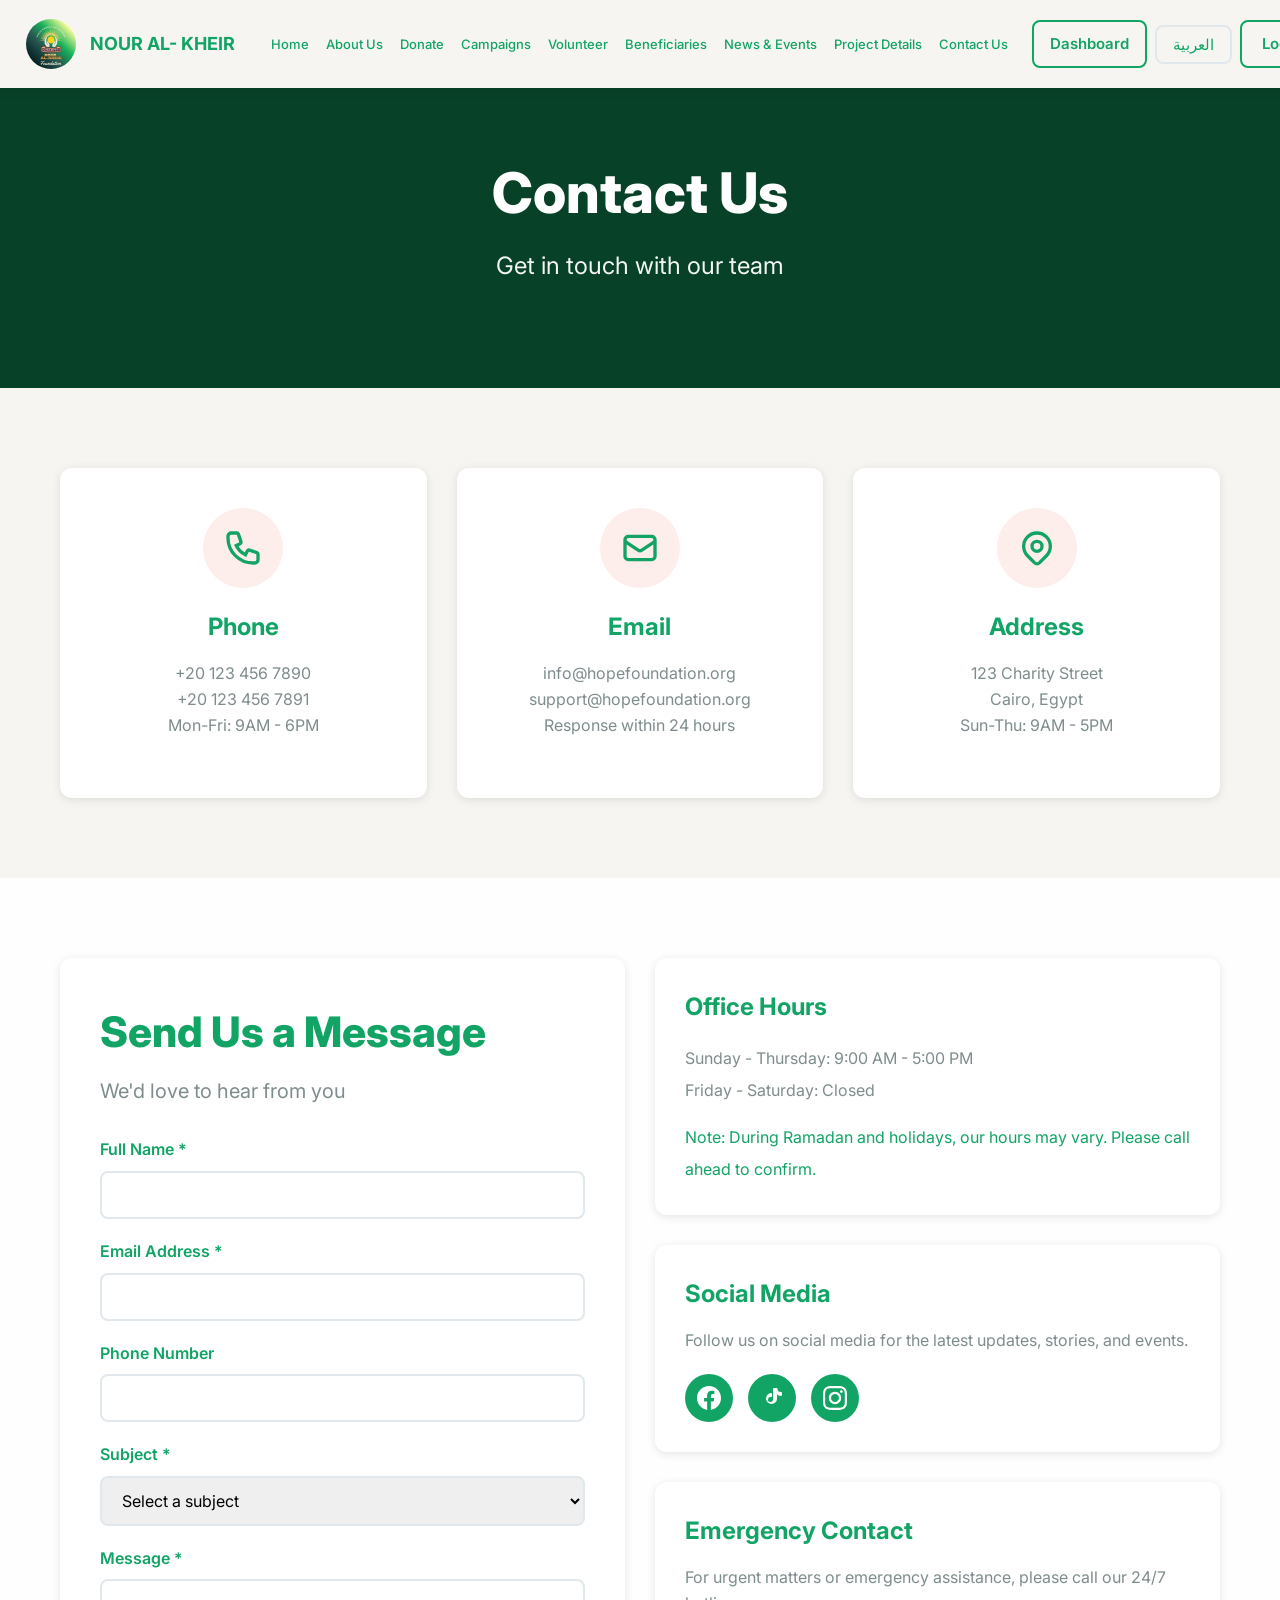
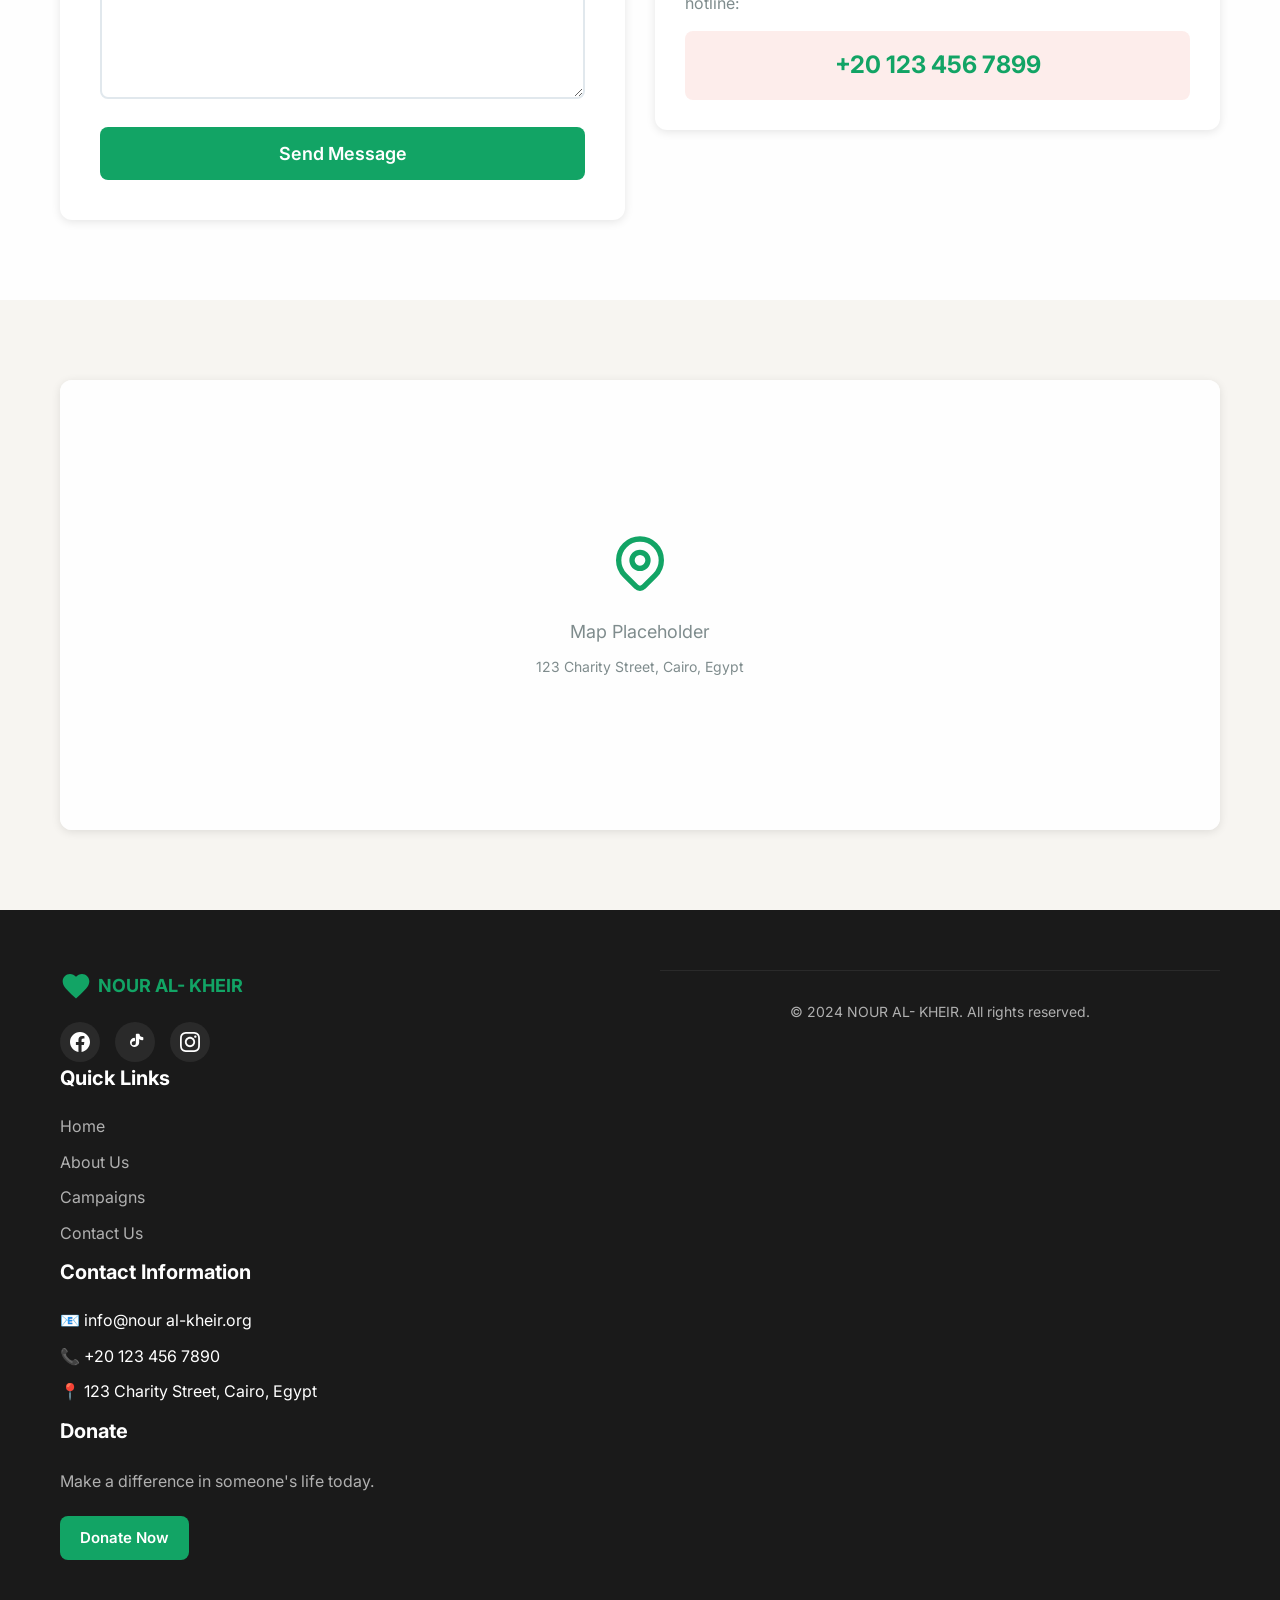
<file: contact.html>
<!DOCTYPE html>
<html lang="en">
    <head>
        <meta charset="UTF-8">
        <meta name="viewport" content="width=device-width, initial-scale=1.0">
        <title>Contact Us - NOUR AL- KHEIR</title>
        <link rel="stylesheet" href="styles.css">
    </head>
    <body>
        <!-- Header -->
        <header class="header">
            <div class="container">
                <a href="index.html" class="logo">
                    <img src="imege/icon.png" class="logo" alt="Logo"
                        style="width: 50px; height: 50px; margin-right: 8px; border-radius: 50%;">
                    <span class="logo-text" data-i18n="brand.name">NOUR AL-
                        KHEIR</span>
                </a>

                <nav class="nav">
                    <a href="index.html" data-i18n="nav.home">Home</a>
                    <a href="about.html" data-i18n="nav.about">About Us</a>
                    <a href="donate.html" data-i18n="nav.donate">Donate</a>
                    <a href="campaigns.html"
                        data-i18n="nav.campaigns">Campaigns</a>
                    <a href="volunteer.html"
                        data-i18n="nav.volunteer">Volunteer</a>
                    <a href="beneficiaries.html"
                        data-i18n="nav.beneficiaries">Beneficiaries</a>
                    <a href="news.html" data-i18n="nav.news">News & Events</a>
                    <a href="contact.html" data-i18n="nav.contact">Contact
                        Us</a>
                </nav>

                <div class="header-actions">
                    <button class="lang-toggle"
                        onclick="toggleLanguage()">العربية</button>
                    <a href="login1.html" class="btn-outline"
                        style="padding: 10px 20px;"
                        data-i18n="header.login">Login</a>
                    <a href="login1.html" class="btn-primary"
                        data-i18n="hero.donate">Donate Now</a>
                    <button class="mobile-menu-btn"
                        onclick="toggleMobileMenu()">☰</button>
                </div>
            </div>
        </header>

        <!-- Page Header -->
        <section class="hero"
            style="background: var(--primary-color); height: 300px;">
            <div class="hero-content">
                <h1 data-i18n="contact.hero.title">Contact Us</h1>
                <p data-i18n="contact.hero.subtitle">Get in touch with our
                    team</p>
            </div>
        </section>

        <!-- Contact Information -->
        <section class="section">
            <div class="container">
                <div class="grid grid-3">
                    <div class="card"
                        style="text-align: center; padding: 40px;">
                        <div
                            style="width: 80px; height: 80px; background: rgba(231, 76, 60, 0.1); border-radius: 50%; display: flex; align-items: center; justify-content: center; margin: 0 auto 20px;">
                            <svg fill="none" stroke="currentColor"
                                stroke-width="2" viewBox="0 0 24 24"
                                style="width: 40px; height: 40px; color: var(--primary-color);">
                                <path
                                    d="M3 5a2 2 0 0 1 2-2h3.28a1 1 0 0 1 .948.684l1.498 4.493a1 1 0 0 1-.502 1.21l-2.257 1.13a11.042 11.042 0 0 0 5.516 5.516l1.13-2.257a1 1 0 0 1 1.21-.502l4.493 1.498a1 1 0 0 1 .684.949V19a2 2 0 0 1-2 2h-1C9.716 21 3 14.284 3 6V5z" />
                            </svg>
                        </div>
                        <h3 class="card-title"
                            data-i18n="contact.phone">Phone</h3>
                        <p class="card-text">
                            +20 123 456 7890<br>
                            +20 123 456 7891<br>
                            <span data-i18n="contact.phoneHours">Mon-Fri: 9AM -
                                6PM</span>
                        </p>
                    </div>

                    <div class="card"
                        style="text-align: center; padding: 40px;">
                        <div
                            style="width: 80px; height: 80px; background: rgba(231, 76, 60, 0.1); border-radius: 50%; display: flex; align-items: center; justify-content: center; margin: 0 auto 20px;">
                            <svg fill="none" stroke="currentColor"
                                stroke-width="2" viewBox="0 0 24 24"
                                style="width: 40px; height: 40px; color: var(--primary-color);">
                                <path
                                    d="M3 8l7.89 5.26a2 2 0 002.22 0L21 8M5 19h14a2 2 0 002-2V7a2 2 0 00-2-2H5a2 2 0 00-2 2v10a2 2 0 002 2z" />
                            </svg>
                        </div>
                        <h3 class="card-title"
                            data-i18n="contact.email">Email</h3>
                        <p class="card-text">
                            info@hopefoundation.org<br>
                            support@hopefoundation.org<br>
                            <span data-i18n="contact.responseTime">Response
                                within 24 hours</span>
                        </p>
                    </div>

                    <div class="card"
                        style="text-align: center; padding: 40px;">
                        <div
                            style="width: 80px; height: 80px; background: rgba(231, 76, 60, 0.1); border-radius: 50%; display: flex; align-items: center; justify-content: center; margin: 0 auto 20px;">
                            <svg fill="none" stroke="currentColor"
                                stroke-width="2" viewBox="0 0 24 24"
                                style="width: 40px; height: 40px; color: var(--primary-color);">
                                <path
                                    d="M17.657 16.657L13.414 20.9a1.998 1.998 0 01-2.827 0l-4.244-4.243a8 8 0 1111.314 0z" />
                                <path d="M15 11a3 3 0 11-6 0 3 3 0 016 0z" />
                            </svg>
                        </div>
                        <h3 class="card-title"
                            data-i18n="contact.address">Address</h3>
                        <p class="card-text">
                            123 Charity Street<br>
                            Cairo, Egypt<br>
                            <span data-i18n="contact.addressHours">Sun-Thu: 9AM
                                - 5PM</span>
                        </p>
                    </div>
                </div>
            </div>
        </section>

        <!-- Contact Form -->
        <section class="section bg-light">
            <div class="container">
                <div class="grid grid-2" style="align-items: start;">
                    <!-- Form -->
                    <div class="card">
                        <div class="card-content" style="padding: 40px;">
                            <h2 class="section-title"
                                style="margin-bottom: 10px; text-align: left;"
                                data-i18n="contact.form.title">Send
                                Us a Message</h2>
                            <p class="section-subtitle"
                                style="margin-bottom: 30px; text-align: left;"
                                data-i18n="contact.form.subtitle">We'd
                                love to hear from you</p>

                            <form data-form="contact">
                                <div class="form-group">
                                    <label class="form-label"
                                        data-i18n="contact.fullName">Full Name
                                        *</label>
                                    <input type="text" class="form-input"
                                        required>
                                </div>

                                <div class="form-group">
                                    <label class="form-label"
                                        data-i18n="contact.emailLabel">Email
                                        Address
                                        *</label>
                                    <input type="email" class="form-input"
                                        required>
                                </div>

                                <div class="form-group">
                                    <label class="form-label"
                                        data-i18n="contact.phoneLabel">Phone
                                        Number</label>
                                    <input type="tel" class="form-input">
                                </div>

                                <div class="form-group">
                                    <label class="form-label"
                                        data-i18n="contact.subject">Subject
                                        *</label>
                                    <select class="form-select" required>
                                        <option value
                                            data-i18n="contact.subjectPlaceholder">Select
                                            a subject</option>
                                        <option value="general"
                                            data-i18n="contact.optionGeneral">General
                                            Inquiry</option>
                                        <option value="donation"
                                            data-i18n="contact.optionDonation">Donation
                                            Question</option>
                                        <option value="volunteer"
                                            data-i18n="contact.optionVolunteer">Volunteer
                                            Inquiry</option>
                                        <option value="partnership"
                                            data-i18n="contact.optionPartnership">Partnership
                                            Opportunity</option>
                                        <option value="media"
                                            data-i18n="contact.optionMedia">Media
                                            Inquiry</option>
                                        <option value="other"
                                            data-i18n="contact.optionOther">Other</option>
                                    </select>
                                </div>

                                <div class="form-group">
                                    <label class="form-label"
                                        data-i18n="contact.message">Message
                                        *</label>
                                    <textarea class="form-textarea"
                                        required></textarea>
                                </div>

                                <button type="submit" class="btn-primary"
                                    style="width: 100%; padding: 16px; font-size: 18px;"
                                    data-i18n="contact.sendBtn">
                                    Send Message
                                </button>
                            </form>
                        </div>
                    </div>

                    <!-- Additional Info -->
                    <div>
                        <div class="card" style="margin-bottom: 30px;">
                            <div class="card-content" style="padding: 30px;">
                                <h3 class="card-title"
                                    data-i18n="contact.officeHours">Office
                                    Hours</h3>
                                <div
                                    style="color: var(--text-light); line-height: 2;">
                                    <p
                                        data-i18n="contact.officeSunThu"><strong>Sunday
                                            - Thursday:</strong> 9:00
                                        AM - 5:00 PM</p>
                                    <p
                                        data-i18n="contact.officeFriSat"><strong>Friday
                                            - Saturday:</strong>
                                        Closed</p>
                                    <p
                                        style="margin-top: 15px; color: var(--text-dark);"
                                        data-i18n="contact.officeNote">
                                        <strong>Note:</strong> During Ramadan
                                        and holidays, our hours may vary. Please
                                        call ahead to confirm.
                                    </p>
                                </div>
                            </div>
                        </div>

                        <div class="card" style="margin-bottom: 30px;">
                            <div class="card-content" style="padding: 30px;">
                                <h3 class="card-title"
                                    data-i18n="contact.socialTitle">Social
                                    Media</h3>
                                <p class="card-text"
                                    style="margin-bottom: 20px;"
                                    data-i18n="contact.socialText">
                                    Follow us on social media for the latest
                                    updates, stories, and events.
                                </p>
                                <div style="display: flex; gap: 15px;">
                                    <a href="https://www.facebook.com/profile.php?id=61588679006820"
                                        target="_blank" rel="noopener noreferrer" aria-label="Facebook"
                                        style="width: 48px; height: 48px; background: var(--primary-color); border-radius: 50%; display: flex; align-items: center; justify-content: center; color: white;">
                                        <svg viewBox="0 0 24 24"
                                            fill="currentColor"
                                            style="width: 24px; height: 24px;">
                                            <path
                                                d="M24 12.073c0-6.627-5.373-12-12-12s-12 5.373-12 12c0 5.99 4.388 10.954 10.125 11.854v-8.385H7.078v-3.47h3.047V9.43c0-3.007 1.792-4.669 4.533-4.669 1.312 0 2.686.235 2.686.235v2.953H15.83c-1.491 0-1.956.925-1.956 1.874v2.25h3.328l-.532 3.47h-2.796v8.385C19.612 23.027 24 18.062 24 12.073z" />
                                        </svg>
                                    </a>
                                    <a href="https://www.tiktok.com/@nourelkheir4?_r=1&_t=ZS-95o4a1S6WLC"
                                        target="_blank" rel="noopener noreferrer" aria-label="TikTok"
                                        style="width: 48px; height: 48px; background: var(--primary-color); border-radius: 50%; display: flex; align-items: center; justify-content: center; color: white;">
                                        <svg viewBox="0 0 24 24"
                                            fill="currentColor"
                                            style="width: 24px; height: 24px;">
                                            <path
                                                d="M14 2a1 1 0 0 0-1 1v10.5a2.5 2.5 0 1 1-2-2.45 1 1 0 0 0 1-1V8a1 1 0 0 0-1-1 5.5 5.5 0 1 0 6 5.48V8.48A6.5 6.5 0 0 0 21 10a1 1 0 0 0 1-1V7a1 1 0 0 0-1-1 3.5 3.5 0 0 1-3.5-3.5V3a1 1 0 0 0-1-1H14z" />
                                        </svg>
                                    </a>
                                    <a href="https://www.instagram.com/nour.elkhier?utm_source=qr&igsh=bjcwNHdtcnFpczBk"
                                        target="_blank" rel="noopener noreferrer" aria-label="Instagram"
                                        style="width: 48px; height: 48px; background: var(--primary-color); border-radius: 50%; display: flex; align-items: center; justify-content: center; color: white;">
                                        <svg viewBox="0 0 24 24"
                                            fill="currentColor"
                                            style="width: 24px; height: 24px;">
                                            <path
                                                d="M12 0C8.74 0 8.333.015 7.053.072 5.775.132 4.905.333 4.14.63c-.789.306-1.459.717-2.126 1.384S.935 3.35.63 4.14C.333 4.905.131 5.775.072 7.053.012 8.333 0 8.74 0 12s.015 3.667.072 4.947c.06 1.277.261 2.148.558 2.913.306.788.717 1.459 1.384 2.126.667.666 1.336 1.079 2.126 1.384.766.296 1.636.499 2.913.558C8.333 23.988 8.74 24 12 24s3.667-.015 4.947-.072c1.277-.06 2.148-.262 2.913-.558.788-.306 1.459-.718 2.126-1.384.666-.667 1.079-1.335 1.384-2.126.296-.765.499-1.636.558-2.913.06-1.28.072-1.687.072-4.947s-.015-3.667-.072-4.947c-.06-1.277-.262-2.149-.558-2.913-.306-.789-.718-1.459-1.384-2.126C21.319 1.347 20.651.935 19.86.63c-.765-.297-1.636-.499-2.913-.558C15.667.012 15.26 0 12 0zm0 2.16c3.203 0 3.585.016 4.85.071 1.17.055 1.805.249 2.227.415.562.217.96.477 1.382.896.419.42.679.819.896 1.381.164.422.36 1.057.413 2.227.057 1.266.07 1.646.07 4.85s-.015 3.585-.074 4.85c-.061 1.17-.256 1.805-.421 2.227-.224.562-.479.96-.899 1.382-.419.419-.824.679-1.38.896-.42.164-1.065.36-2.235.413-1.274.057-1.649.07-4.859.07-3.211 0-3.586-.015-4.859-.074-1.171-.061-1.816-.256-2.236-.421-.569-.224-.96-.479-1.379-.899-.421-.419-.69-.824-.9-1.38-.165-.42-.359-1.065-.42-2.235-.045-1.26-.061-1.649-.061-4.844 0-3.196.016-3.586.061-4.861.061-1.17.255-1.814.42-2.234.21-.57.479-.96.9-1.381.419-.419.81-.689 1.379-.898.42-.166 1.051-.361 2.221-.421 1.275-.045 1.65-.06 4.859-.06l.045.03zm0 3.678c-3.405 0-6.162 2.76-6.162 6.162 0 3.405 2.76 6.162 6.162 6.162 3.405 0 6.162-2.76 6.162-6.162 0-3.405-2.76-6.162-6.162-6.162zM12 16c-2.21 0-4-1.79-4-4s1.79-4 4-4 4 1.79 4 4-1.79 4-4 4zm7.846-10.405c0 .795-.646 1.44-1.44 1.44-.795 0-1.44-.646-1.44-1.44 0-.794.646-1.439 1.44-1.439.793-.001 1.44.645 1.44 1.439z" />
                                        </svg>
                                    </a>
                                </div>
                            </div>
                        </div>

                        <div class="card">
                            <div class="card-content" style="padding: 30px;">
                                <h3 class="card-title"
                                    data-i18n="contact.emergency.title">Emergency
                                    Contact</h3>
                                <p class="card-text"
                                    style="margin-bottom: 15px;"
                                    data-i18n="contact.emergency.text">
                                    For urgent matters or emergency assistance,
                                    please call our 24/7 hotline:
                                </p>
                                <a href="tel:+201234567899"
                                    style="display: block; font-size: 24px; font-weight: 700; color: var(--primary-color); text-align: center; padding: 15px; background: rgba(231, 76, 60, 0.1); border-radius: 8px;">
                                    +20 123 456 7899
                                </a>
                            </div>
                        </div>
                    </div>
                </div>
            </div>
        </section>

        <!-- Map Section -->
        <section class="section">
            <div class="container">
                <div class="card" style="overflow: hidden;">
                    <div
                        style="width: 100%; height: 450px; background: var(--bg-light); display: flex; align-items: center; justify-content: center; color: var(--text-light);">
                        <div style="text-align: center;">
                            <svg fill="none" stroke="currentColor"
                                stroke-width="2" viewBox="0 0 24 24"
                                style="width: 64px; height: 64px; margin: 0 auto 15px; color: var(--primary-color);">
                                <path
                                    d="M17.657 16.657L13.414 20.9a1.998 1.998 0 01-2.827 0l-4.244-4.243a8 8 0 1111.314 0z" />
                                <path d="M15 11a3 3 0 11-6 0 3 3 0 016 0z" />
                            </svg>
                            <p style="font-size: 18px;"
                                data-i18n="contact.mapPlaceholder">Map
                                Placeholder</p>
                            <p style="font-size: 14px; margin-top: 10px;"
                                data-i18n="contact.mapAddress">123
                                Charity Street, Cairo, Egypt</p>
                        </div>
                    </div>
                </div>
            </div>
        </section>

        <!-- Footer -->
        <footer class="footer">
            <div class="container">
                <div class="footer-grid">
                    <div>
                        <div class="logo" style="margin-bottom: 20px;">
                            <svg viewBox="0 0 24 24" fill="currentColor"
                                style="width: 32px; height: 32px;">
                                <path
                                    d="M12 21.35l-1.45-1.32C5.4 15.36 2 12.28 2 8.5 2 5.42 4.42 3 7.5 3c1.74 0 3.41.81 4.5 2.09C13.09 3.81 14.76 3 16.5 3 19.58 3 22 5.42 22 8.5c0 3.78-3.4 6.86-8.55 11.54L12 21.35z" />
                            </svg>
                            <span class="logo-text" data-i18n="brand.name">NOUR
                                AL- KHEIR</span>
                        </div>
                        
                        <div class="social-links">
                            <a href="https://www.facebook.com/profile.php?id=61588679006820" class="social-link" target="_blank" rel="noopener noreferrer" aria-label="Facebook">
                                <svg viewBox="0 0 24 24"><path
                                        d="M24 12.073c0-6.627-5.373-12-12-12s-12 5.373-12 12c0 5.99 4.388 10.954 10.125 11.854v-8.385H7.078v-3.47h3.047V9.43c0-3.007 1.792-4.669 4.533-4.669 1.312 0 2.686.235 2.686.235v2.953H15.83c-1.491 0-1.956.925-1.956 1.874v2.25h3.328l-.532 3.47h-2.796v8.385C19.612 23.027 24 18.062 24 12.073z" /></svg>
                            </a>
                            <a href="https://www.tiktok.com/@nourelkheir4?_r=1&_t=ZS-95o4a1S6WLC" class="social-link" target="_blank" rel="noopener noreferrer" aria-label="TikTok">
                                <svg viewBox="0 0 24 24"><path
                                        d="M14 2a1 1 0 0 0-1 1v10.5a2.5 2.5 0 1 1-2-2.45 1 1 0 0 0 1-1V8a1 1 0 0 0-1-1 5.5 5.5 0 1 0 6 5.48V8.48A6.5 6.5 0 0 0 21 10a1 1 0 0 0 1-1V7a1 1 0 0 0-1-1 3.5 3.5 0 0 1-3.5-3.5V3a1 1 0 0 0-1-1H14z" /></svg>
                            </a>
                            <a href="https://www.instagram.com/nour.elkhier?utm_source=qr&igsh=bjcwNHdtcnFpczBk" class="social-link" target="_blank" rel="noopener noreferrer" aria-label="Instagram">
                                <svg viewBox="0 0 24 24"><path
                                        d="M12 0C8.74 0 8.333.015 7.053.072 5.775.132 4.905.333 4.14.63c-.789.306-1.459.717-2.126 1.384S.935 3.35.63 4.14C.333 4.905.131 5.775.072 7.053.012 8.333 0 8.74 0 12s.015 3.667.072 4.947c.06 1.277.261 2.148.558 2.913.306.788.717 1.459 1.384 2.126.667.666 1.336 1.079 2.126 1.384.766.296 1.636.499 2.913.558C8.333 23.988 8.74 24 12 24s3.667-.015 4.947-.072c1.277-.06 2.148-.262 2.913-.558.788-.306 1.459-.718 2.126-1.384.666-.667 1.079-1.335 1.384-2.126.296-.765.499-1.636.558-2.913.06-1.28.072-1.687.072-4.947s-.015-3.667-.072-4.947c-.06-1.277-.262-2.149-.558-2.913-.306-.789-.718-1.459-1.384-2.126C21.319 1.347 20.651.935 19.86.63c-.765-.297-1.636-.499-2.913-.558C15.667.012 15.26 0 12 0zm0 2.16c3.203 0 3.585.016 4.85.071 1.17.055 1.805.249 2.227.415.562.217.96.477 1.382.896.419.42.679.819.896 1.381.164.422.36 1.057.413 2.227.057 1.266.07 1.646.07 4.85s-.015 3.585-.074 4.85c-.061 1.17-.256 1.805-.421 2.227-.224.562-.479.96-.899 1.382-.419.419-.824.679-1.38.896-.42.164-1.065.36-2.235.413-1.274.057-1.649.07-4.859.07-3.211 0-3.586-.015-4.859-.074-1.171-.061-1.816-.256-2.236-.421-.569-.224-.96-.479-1.379-.899-.421-.419-.69-.824-.9-1.38-.165-.42-.359-1.065-.42-2.235-.045-1.26-.061-1.649-.061-4.844 0-3.196.016-3.586.061-4.861.061-1.17.255-1.814.42-2.234.21-.57.479-.96.9-1.381.419-.419.81-.689 1.379-.898.42-.166 1.051-.361 2.221-.421 1.275-.045 1.65-.06 4.859-.06l.045.03zm0 3.678c-3.405 0-6.162 2.76-6.162 6.162 0 3.405 2.76 6.162 6.162 6.162 3.405 0 6.162-2.76 6.162-6.162 0-3.405-2.76-6.162-6.162-6.162zM12 16c-2.21 0-4-1.79-4-4s1.79-4 4-4 4 1.79 4 4-1.79 4-4 4zm7.846-10.405c0 .795-.646 1.44-1.44 1.44-.795 0-1.44-.646-1.44-1.44 0-.794.646-1.439 1.44-1.439.793-.001 1.44.645 1.44 1.439z" /></svg>
                            </a>
                        </div>

                    <div>
                        <h3 class="footer-title"
                            data-i18n="footer.quickLinks">Quick Links</h3>
                        <ul class="footer-links">
                            <li><a href="index.html"
                                    data-i18n="nav.home">Home</a></li>
                            <li><a href="about.html" data-i18n="nav.about">About
                                    Us</a></li>
                            <li><a href="campaigns.html"
                                    data-i18n="nav.campaigns">Campaigns</a></li>
                            <li><a href="contact.html"
                                    data-i18n="nav.contact">Contact</a></li>
                        </ul>
                    </div>

                    <div>
                        <h3 class="footer-title"
                            data-i18n="footer.contactInfo">Contact
                            Information</h3>
                        <ul class="footer-links">
                            <li>📧 info@nour al-kheir.org</li>
                            <li>📞 +20 123 456 7890</li>
                            <li>📍 123 Charity Street, Cairo, Egypt</li>
                        </ul>
                    </div>

                    <div>
                        <h3 class="footer-title"
                            data-i18n="footer.donate">Donate</h3>
                        <p class="footer-text" style="margin-bottom: 20px;"
                            data-i18n="footer.donateText">Make
                            a difference in someone's life today.</p>
                        <a href="login1.html" class="btn-primary"
                            style="display: inline-block;"
                            data-i18n="hero.donate">Donate Now</a>
                    </div>
                </div>

                <div class="footer-bottom">
                    <p data-i18n="footer.copyright">© 2024 NOUR AL- KHEIR. All
                        rights reserved.</p>
                </div>
            </div>
        </footer>

        <script src="script.js"></script>

        <script>
(function(){
  if(localStorage.getItem("token")){
    document.querySelectorAll('a[href="login1.html"]').forEach(a=>{
      a.href="admain/WEB.html"; a.textContent="⚙️ Dashboard";
    });
  }
})();
</script>
    </body>
</html>
</file>
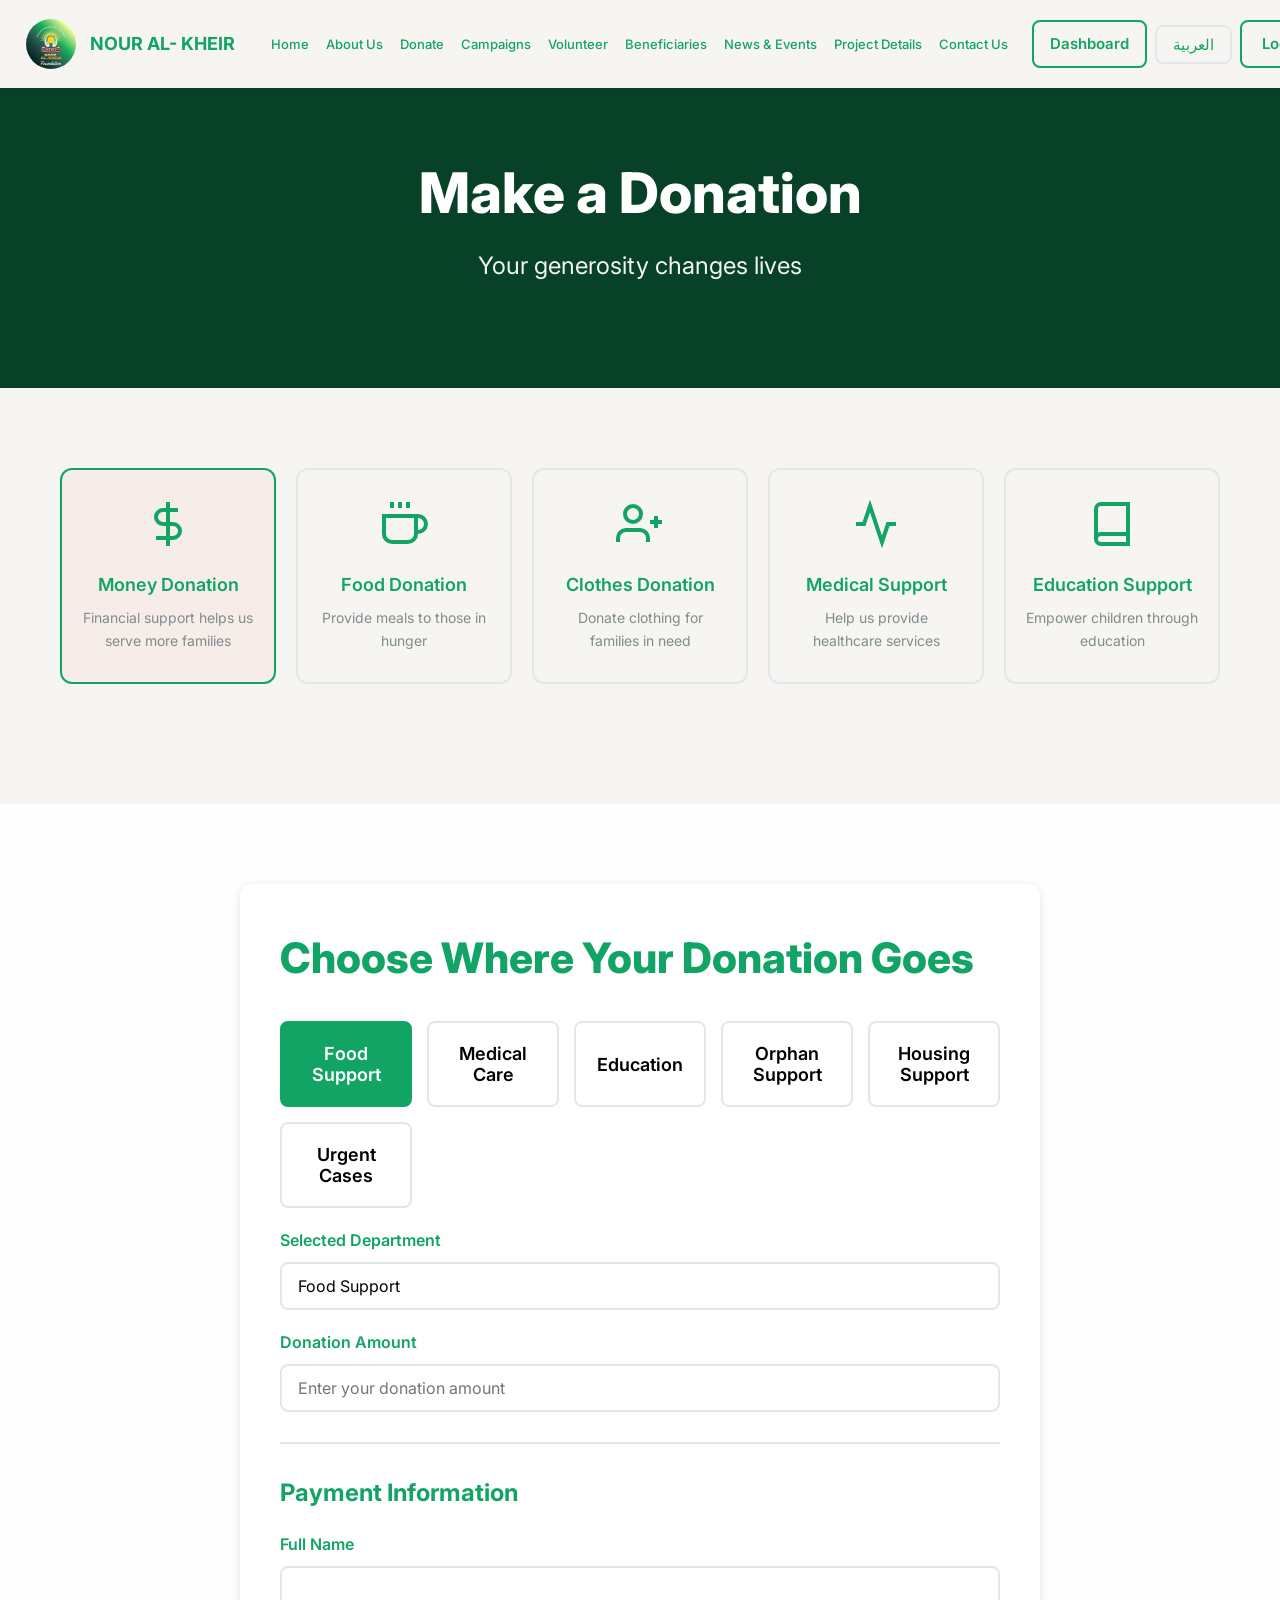
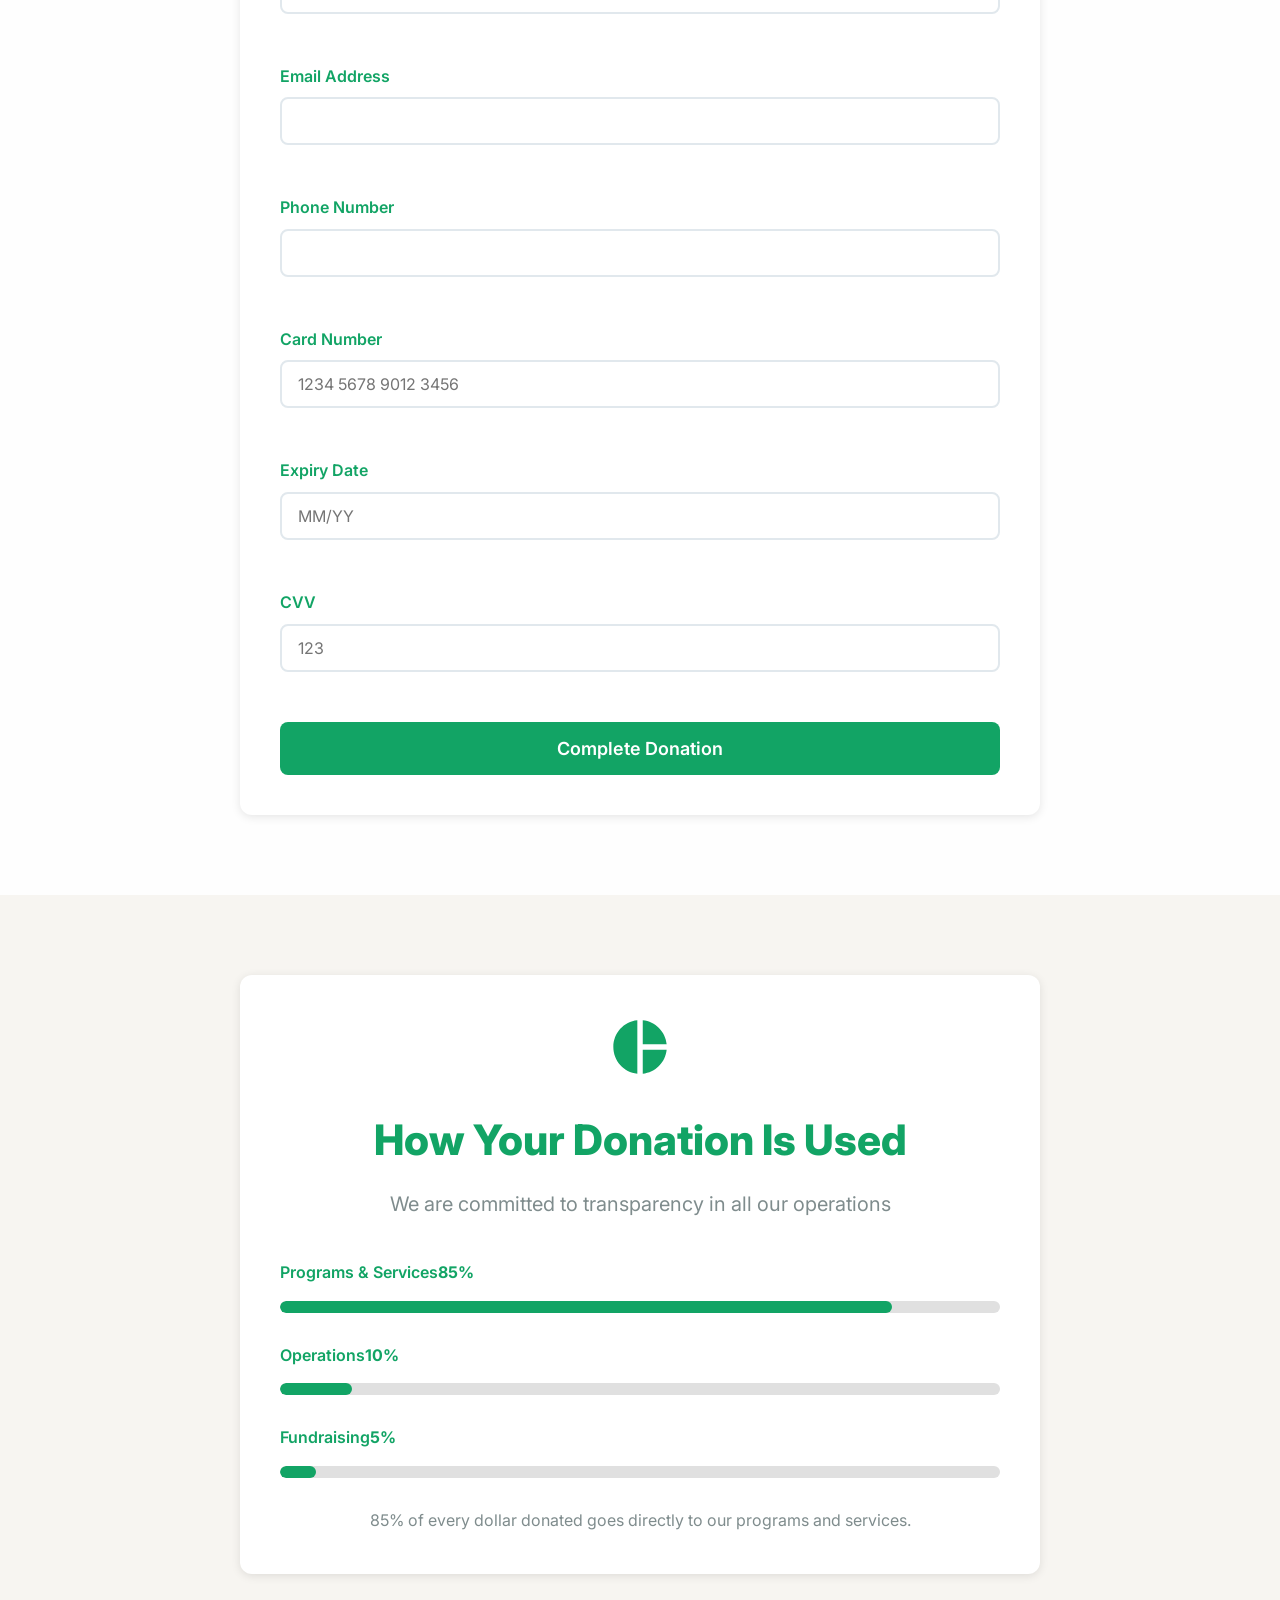
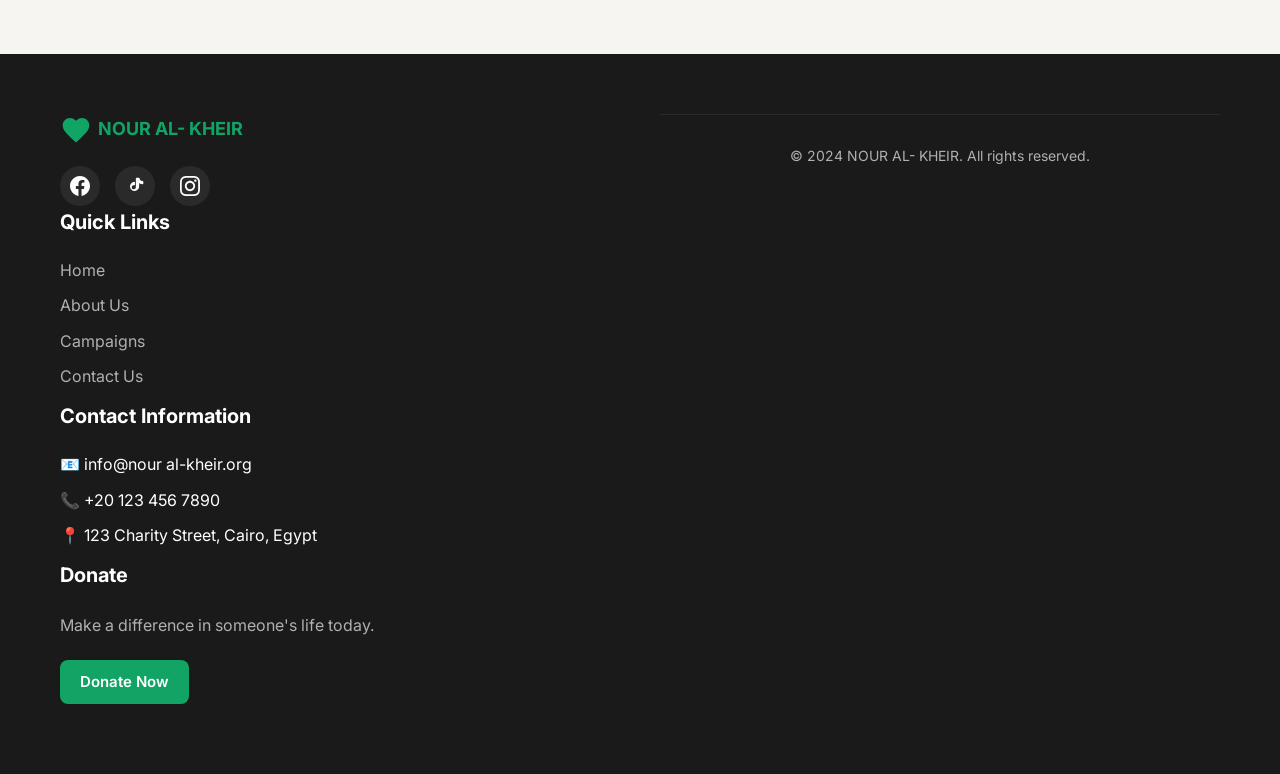
<file: donate.html>
<!DOCTYPE html>
<html lang="en">
    <head>
        <meta charset="UTF-8">
        <meta name="viewport" content="width=device-width, initial-scale=1.0">
        <title>Donate - NOUR AL- KHEIR</title>
        <link rel="stylesheet" href="styles.css">
    </head>
    <body>
        <!-- Header -->
        <header class="header">
            <div class="container">
                <a href="index.html" class="logo">
                    <img src="imege/icon.png" class="logo" alt="Logo"
                        style="width: 50px; height: 50px; margin-right: 8px; border-radius: 50%;">
                    <span class="logo-text" data-i18n="brand.name">NOUR AL-
                        KHEIR</span>
                </a>

                <nav class="nav">
                    <a href="index.html" data-i18n="nav.home">Home</a>
                    <a href="about.html" data-i18n="nav.about">About Us</a>
                    <a href="donate.html" data-i18n="nav.donate">Donate</a>
                    <a href="campaigns.html"
                        data-i18n="nav.campaigns">Campaigns</a>
                    <a href="volunteer.html"
                        data-i18n="nav.volunteer">Volunteer</a>
                    <a href="beneficiaries.html"
                        data-i18n="nav.beneficiaries">Beneficiaries</a>
                    <a href="news.html" data-i18n="nav.news">News & Events</a>
                    <a href="contact.html" data-i18n="nav.contact">Contact
                        Us</a>
                </nav>

                <div class="header-actions">
                    <button class="lang-toggle"
                        onclick="toggleLanguage()">العربية</button>
                    <a href="login1.html" class="btn-outline"
                        style="padding: 10px 20px;"
                        data-i18n="header.login">Login</a>
                    <a href="login1.html" class="btn-primary"
                        data-i18n="hero.donate">Donate Now</a>
                    <button class="mobile-menu-btn"
                        onclick="toggleMobileMenu()">☰</button>
                </div>
            </div>
        </header>

        <!-- Page Header -->
        <section class="hero"
            style="background: var(--primary-color); height: 300px;">
            <div class="hero-content">
                <h1 data-i18n="donate.hero.title">Make a Donation</h1>
                <p data-i18n="donate.hero.subtitle">Your generosity changes
                    lives</p>
            </div>
        </section>

        <!-- Donation Types -->
        <section class="section">
            <div class="container">
                <div class="donation-types">
                    <div class="donation-type active"
                        onclick="selectDonationType(this)">
                        <svg viewBox="0 0 24 24" fill="none"
                            stroke="currentColor" stroke-width="2">
                            <line x1="12" y1="1" x2="12" y2="23"></line>
                            <path
                                d="M17 5H9.5a3.5 3.5 0 0 0 0 7h5a3.5 3.5 0 0 1 0 7H6"></path>
                        </svg>
                        <h3 data-i18n="donate.type1.title">Money Donation</h3>
                        <p data-i18n="donate.type1.text">Financial support helps
                            us serve more families</p>
                    </div>

                    <div class="donation-type"
                        onclick="selectDonationType(this)">
                        <svg viewBox="0 0 24 24" fill="none"
                            stroke="currentColor" stroke-width="2">
                            <path d="M18 8h1a4 4 0 0 1 0 8h-1"></path>
                            <path
                                d="M2 8h16v9a4 4 0 0 1-4 4H6a4 4 0 0 1-4-4V8z"></path>
                            <line x1="6" y1="1" x2="6" y2="4"></line>
                            <line x1="10" y1="1" x2="10" y2="4"></line>
                            <line x1="14" y1="1" x2="14" y2="4"></line>
                        </svg>
                        <h3 data-i18n="donate.type2.title">Food Donation</h3>
                        <p data-i18n="donate.type2.text">Provide meals to those
                            in hunger</p>
                    </div>

                    <div class="donation-type"
                        onclick="selectDonationType(this)">
                        <svg viewBox="0 0 24 24" fill="none"
                            stroke="currentColor" stroke-width="2">
                            <path
                                d="M16 21v-2a4 4 0 0 0-4-4H5a4 4 0 0 0-4 4v2"></path>
                            <circle cx="8.5" cy="7" r="4"></circle>
                            <line x1="20" y1="8" x2="20" y2="14"></line>
                            <line x1="23" y1="11" x2="17" y2="11"></line>
                        </svg>
                        <h3 data-i18n="donate.type3.title">Clothes Donation</h3>
                        <p data-i18n="donate.type3.text">Donate clothing for
                            families in need</p>
                    </div>

                    <div class="donation-type"
                        onclick="selectDonationType(this)">
                        <svg viewBox="0 0 24 24" fill="none"
                            stroke="currentColor" stroke-width="2">
                            <path d="M22 12h-4l-3 9L9 3l-3 9H2"></path>
                        </svg>
                        <h3 data-i18n="donate.type4.title">Medical Support</h3>
                        <p data-i18n="donate.type4.text">Help us provide
                            healthcare services</p>
                    </div>

                    <div class="donation-type"
                        onclick="selectDonationType(this)">
                        <svg viewBox="0 0 24 24" fill="none"
                            stroke="currentColor" stroke-width="2">
                            <path d="M4 19.5A2.5 2.5 0 0 1 6.5 17H20"></path>
                            <path
                                d="M6.5 2H20v20H6.5A2.5 2.5 0 0 1 4 19.5v-15A2.5 2.5 0 0 1 6.5 2z"></path>
                        </svg>
                        <h3 data-i18n="donate.type5.title">Education
                            Support</h3>
                        <p data-i18n="donate.type5.text">Empower children
                            through education</p>
                    </div>
                </div>
            </div>
        </section>

        <!-- Donation Form -->
        <section class="section bg-light">
            <div class="container">
                <div class="card" style="max-width: 800px; margin: 0 auto;">
                    <div class="card-content" style="padding: 40px;">
                        <h2 class="section-title"
                            style="margin-bottom: 30px; text-align: left;"
                            data-i18n="donate.department.title">Choose
                            Where Your Donation Goes</h2>

                        <form data-form="donation">
                            <!-- Department Selection -->
                            <div class="amount-grid">
                                <button type="button" class="amount-btn active"
                                    onclick="selectDonationDepartment(this)"
                                    data-department="food-support"
                                    data-i18n="donate.department.food">Food
                                    Support</button>
                                <button type="button" class="amount-btn"
                                    onclick="selectDonationDepartment(this)"
                                    data-department="medical-care"
                                    data-i18n="donate.department.medical">Medical
                                    Care</button>
                                <button type="button" class="amount-btn"
                                    onclick="selectDonationDepartment(this)"
                                    data-department="education"
                                    data-i18n="donate.department.education">Education</button>
                                <button type="button" class="amount-btn"
                                    onclick="selectDonationDepartment(this)"
                                    data-department="orphan-support"
                                    data-i18n="donate.department.orphans">Orphan
                                    Support</button>
                                <button type="button" class="amount-btn"
                                    onclick="selectDonationDepartment(this)"
                                    data-department="housing"
                                    data-i18n="donate.department.housing">Housing
                                    Support</button>
                                <button type="button" class="amount-btn"
                                    onclick="selectDonationDepartment(this)"
                                    data-department="urgent-cases"
                                    data-i18n="donate.department.urgent">Urgent
                                    Cases</button>
                            </div>

                            <div class="form-group">
                                <label class="form-label"
                                    data-i18n="donate.department.noteLabel">Selected
                                    Department</label>
                                <input type="text" id="selected-department"
                                    class="form-input" readonly
                                    data-i18n-value="donate.department.food"
                                    value="Food Support">
                                <input type="hidden" id="donation-department"
                                    name="donation_department"
                                    value="food-support">
                            </div>

                            <div class="form-group">
                                <label class="form-label"
                                    data-i18n="donate.amountLabel">Donation
                                    Amount</label>
                                <input type="number" id="donation-amount"
                                    name="donation_amount"
                                    class="form-input"
                                    min="1" step="1"
                                    data-i18n-placeholder="donate.amountPlaceholder"
                                    placeholder="Enter your donation amount"
                                    required>
                            </div>

                            <!-- Payment Information -->
                            <div
                                style="border-top: 2px solid var(--border-color); padding-top: 30px; margin-top: 30px;">
                                <h3
                                    style="font-size: 24px; margin-bottom: 20px;"
                                    data-i18n="donate.paymentTitle">Payment
                                    Information</h3>

                                <div class="grid grid-2">
                                    <div class="form-group">
                                        <label class="form-label"
                                            data-i18n="donate.fullName">Full
                                            Name</label>
                                        <input type="text" class="form-input"
                                            name="donor_name"
                                            required>
                                    </div>

                                    <div class="form-group">
                                        <label class="form-label"
                                            data-i18n="donate.email">Email
                                            Address</label>
                                        <input type="email" class="form-input"
                                            name="donor_email"
                                            required>
                                    </div>

                                    <div class="form-group">
                                        <label class="form-label"
                                            data-i18n="donate.phone">Phone
                                            Number</label>
                                        <input type="tel" class="form-input"
                                            name="donor_phone"
                                            required>
                                    </div>

                                    <div class="form-group">
                                        <label class="form-label"
                                            data-i18n="donate.cardNumber">Card
                                            Number</label>
                                        <input type="text" class="form-input"
                                            name="card_number"
                                            data-i18n-placeholder="donate.cardPlaceholder"
                                            placeholder="1234 5678 9012 3456"
                                            required>
                                    </div>

                                    <div class="form-group">
                                        <label class="form-label"
                                            data-i18n="donate.expiry">Expiry
                                            Date</label>
                                        <input type="text" class="form-input"
                                            name="card_expiry"
                                            data-i18n-placeholder="donate.expiryPlaceholder"
                                            placeholder="MM/YY" required>
                                    </div>

                                    <div class="form-group">
                                        <label class="form-label"
                                            data-i18n="donate.cvv">CVV</label>
                                        <input type="text" class="form-input"
                                            name="card_cvv"
                                            data-i18n-placeholder="donate.cvvPlaceholder"
                                            placeholder="123" required>
                                    </div>
                                </div>
                            </div>

                            <button type="submit" class="btn-primary"
                                style="width: 100%; padding: 16px; font-size: 18px; margin-top: 30px;"
                                data-i18n="donate.complete">
                                Complete Donation
                            </button>
                        </form>
                    </div>
                </div>
            </div>
        </section>

        <!-- Transparency Section -->
        <section class="section">
            <div class="container">
                <div class="card" style="max-width: 800px; margin: 0 auto;">
                    <div class="card-content"
                        style="padding: 40px; text-align: center;">
                        <svg fill="currentColor" viewBox="0 0 24 24"
                            style="width: 64px; height: 64px; color: var(--primary-color); margin: 0 auto 20px;">
                            <path
                                d="M11 2v20c-5.07-.5-9-4.79-9-10s3.93-9.5 9-10zm2.03 0v8.99H22c-.47-4.74-4.24-8.52-8.97-8.99zm0 11.01V22c4.74-.47 8.5-4.25 8.97-8.99h-8.97z" />
                        </svg>
                        <h2 class="section-title"
                            data-i18n="donate.transparency.title">How Your
                            Donation Is Used</h2>
                        <p class="section-subtitle"
                            style="margin-bottom: 40px;"
                            data-i18n="donate.transparency.subtitle">We are
                            committed to
                            transparency in all our operations</p>

                        <div style="text-align: left;">
                            <div style="margin-bottom: 30px;">
                                <div
                                    style="display: flex; justify-between; margin-bottom: 10px;">
                                    <span style="font-weight: 600;"
                                        data-i18n="donate.programs">Programs &
                                        Services</span>
                                    <span
                                        style="font-weight: 700; color: var(--primary-color);">85%</span>
                                </div>
                                <div class="progress-bar">
                                    <div class="progress-fill"
                                        style="width: 85%;"></div>
                                </div>
                            </div>

                            <div style="margin-bottom: 30px;">
                                <div
                                    style="display: flex; justify-between; margin-bottom: 10px;">
                                    <span
                                        style="font-weight: 600;"
                                        data-i18n="donate.operations">Operations</span>
                                    <span
                                        style="font-weight: 700; color: var(--primary-color);">10%</span>
                                </div>
                                <div class="progress-bar">
                                    <div class="progress-fill"
                                        style="width: 10%;"></div>
                                </div>
                            </div>

                            <div>
                                <div
                                    style="display: flex; justify-between; margin-bottom: 10px;">
                                    <span
                                        style="font-weight: 600;"
                                        data-i18n="donate.fundraising">Fundraising</span>
                                    <span
                                        style="font-weight: 700; color: var(--primary-color);">5%</span>
                                </div>
                                <div class="progress-bar">
                                    <div class="progress-fill"
                                        style="width: 5%;"></div>
                                </div>
                            </div>
                        </div>

                        <p style="margin-top: 30px; color: var(--text-light);"
                            data-i18n="donate.transparency.note">
                            85% of every dollar donated goes directly to our
                            programs and services.
                        </p>
                    </div>
                </div>
            </div>
        </section>

        <!-- Footer -->
        <footer class="footer">
            <div class="container">
                <div class="footer-grid">
                    <div>
                        <div class="logo" style="margin-bottom: 20px;">
                            <svg viewBox="0 0 24 24" fill="currentColor"
                                style="width: 32px; height: 32px;">
                                <path
                                    d="M12 21.35l-1.45-1.32C5.4 15.36 2 12.28 2 8.5 2 5.42 4.42 3 7.5 3c1.74 0 3.41.81 4.5 2.09C13.09 3.81 14.76 3 16.5 3 19.58 3 22 5.42 22 8.5c0 3.78-3.4 6.86-8.55 11.54L12 21.35z" />
                            </svg>
                            <span class="logo-text" data-i18n="brand.name">NOUR
                                AL- KHEIR</span>
                        </div>
                        
                        <div class="social-links">
                            <a href="https://www.facebook.com/profile.php?id=61588679006820" class="social-link" target="_blank" rel="noopener noreferrer" aria-label="Facebook">
                                <svg viewBox="0 0 24 24"><path
                                        d="M24 12.073c0-6.627-5.373-12-12-12s-12 5.373-12 12c0 5.99 4.388 10.954 10.125 11.854v-8.385H7.078v-3.47h3.047V9.43c0-3.007 1.792-4.669 4.533-4.669 1.312 0 2.686.235 2.686.235v2.953H15.83c-1.491 0-1.956.925-1.956 1.874v2.25h3.328l-.532 3.47h-2.796v8.385C19.612 23.027 24 18.062 24 12.073z" /></svg>
                            </a>
                            <a href="https://www.tiktok.com/@nourelkheir4?_r=1&_t=ZS-95o4a1S6WLC" class="social-link" target="_blank" rel="noopener noreferrer" aria-label="TikTok">
                                <svg viewBox="0 0 24 24"><path
                                        d="M14 2a1 1 0 0 0-1 1v10.5a2.5 2.5 0 1 1-2-2.45 1 1 0 0 0 1-1V8a1 1 0 0 0-1-1 5.5 5.5 0 1 0 6 5.48V8.48A6.5 6.5 0 0 0 21 10a1 1 0 0 0 1-1V7a1 1 0 0 0-1-1 3.5 3.5 0 0 1-3.5-3.5V3a1 1 0 0 0-1-1H14z" /></svg>
                            </a>
                            <a href="https://www.instagram.com/nour.elkhier?utm_source=qr&igsh=bjcwNHdtcnFpczBk" class="social-link" target="_blank" rel="noopener noreferrer" aria-label="Instagram">
                                <svg viewBox="0 0 24 24"><path
                                        d="M12 0C8.74 0 8.333.015 7.053.072 5.775.132 4.905.333 4.14.63c-.789.306-1.459.717-2.126 1.384S.935 3.35.63 4.14C.333 4.905.131 5.775.072 7.053.012 8.333 0 8.74 0 12s.015 3.667.072 4.947c.06 1.277.261 2.148.558 2.913.306.788.717 1.459 1.384 2.126.667.666 1.336 1.079 2.126 1.384.766.296 1.636.499 2.913.558C8.333 23.988 8.74 24 12 24s3.667-.015 4.947-.072c1.277-.06 2.148-.262 2.913-.558.788-.306 1.459-.718 2.126-1.384.666-.667 1.079-1.335 1.384-2.126.296-.765.499-1.636.558-2.913.06-1.28.072-1.687.072-4.947s-.015-3.667-.072-4.947c-.06-1.277-.262-2.149-.558-2.913-.306-.789-.718-1.459-1.384-2.126C21.319 1.347 20.651.935 19.86.63c-.765-.297-1.636-.499-2.913-.558C15.667.012 15.26 0 12 0zm0 2.16c3.203 0 3.585.016 4.85.071 1.17.055 1.805.249 2.227.415.562.217.96.477 1.382.896.419.42.679.819.896 1.381.164.422.36 1.057.413 2.227.057 1.266.07 1.646.07 4.85s-.015 3.585-.074 4.85c-.061 1.17-.256 1.805-.421 2.227-.224.562-.479.96-.899 1.382-.419.419-.824.679-1.38.896-.42.164-1.065.36-2.235.413-1.274.057-1.649.07-4.859.07-3.211 0-3.586-.015-4.859-.074-1.171-.061-1.816-.256-2.236-.421-.569-.224-.96-.479-1.379-.899-.421-.419-.69-.824-.9-1.38-.165-.42-.359-1.065-.42-2.235-.045-1.26-.061-1.649-.061-4.844 0-3.196.016-3.586.061-4.861.061-1.17.255-1.814.42-2.234.21-.57.479-.96.9-1.381.419-.419.81-.689 1.379-.898.42-.166 1.051-.361 2.221-.421 1.275-.045 1.65-.06 4.859-.06l.045.03zm0 3.678c-3.405 0-6.162 2.76-6.162 6.162 0 3.405 2.76 6.162 6.162 6.162 3.405 0 6.162-2.76 6.162-6.162 0-3.405-2.76-6.162-6.162-6.162zM12 16c-2.21 0-4-1.79-4-4s1.79-4 4-4 4 1.79 4 4-1.79 4-4 4zm7.846-10.405c0 .795-.646 1.44-1.44 1.44-.795 0-1.44-.646-1.44-1.44 0-.794.646-1.439 1.44-1.439.793-.001 1.44.645 1.44 1.439z" /></svg>
                            </a>
                        </div>

                    <div>
                        <h3 class="footer-title"
                            data-i18n="footer.quickLinks">Quick Links</h3>
                        <ul class="footer-links">
                            <li><a href="index.html"
                                    data-i18n="nav.home">Home</a></li>
                            <li><a href="about.html" data-i18n="nav.about">About
                                    Us</a></li>
                            <li><a href="campaigns.html"
                                    data-i18n="nav.campaigns">Campaigns</a></li>
                            <li><a href="contact.html"
                                    data-i18n="nav.contact">Contact</a></li>
                        </ul>
                    </div>

                    <div>
                        <h3 class="footer-title"
                            data-i18n="footer.contactInfo">Contact
                            Information</h3>
                        <ul class="footer-links">
                            <li>📧 info@nour al-kheir.org</li>
                            <li>📞 +20 123 456 7890</li>
                            <li>📍 123 Charity Street, Cairo, Egypt</li>
                        </ul>
                    </div>

                    <div>
                        <h3 class="footer-title"
                            data-i18n="footer.donate">Donate</h3>
                        <p class="footer-text" style="margin-bottom: 20px;"
                            data-i18n="footer.donateText">Make
                            a difference in someone's life today.</p>
                        <a href="login1.html" class="btn-primary"
                            style="display: inline-block;"
                            data-i18n="hero.donate">Donate Now</a>
                    </div>
                </div>

                <div class="footer-bottom">
                    <p data-i18n="footer.copyright">© 2024 NOUR AL- KHEIR. All
                        rights reserved.</p>
                </div>
            </div>
        </footer>

        <script src="script.js"></script>

        <script>
(function(){
  if(localStorage.getItem("token")){
    document.querySelectorAll('a[href="login1.html"]').forEach(a=>{
      a.href="admain/WEB.html"; a.textContent="⚙️ Dashboard";
    });
  }
})();
</script>
    </body>
</html>
</file>
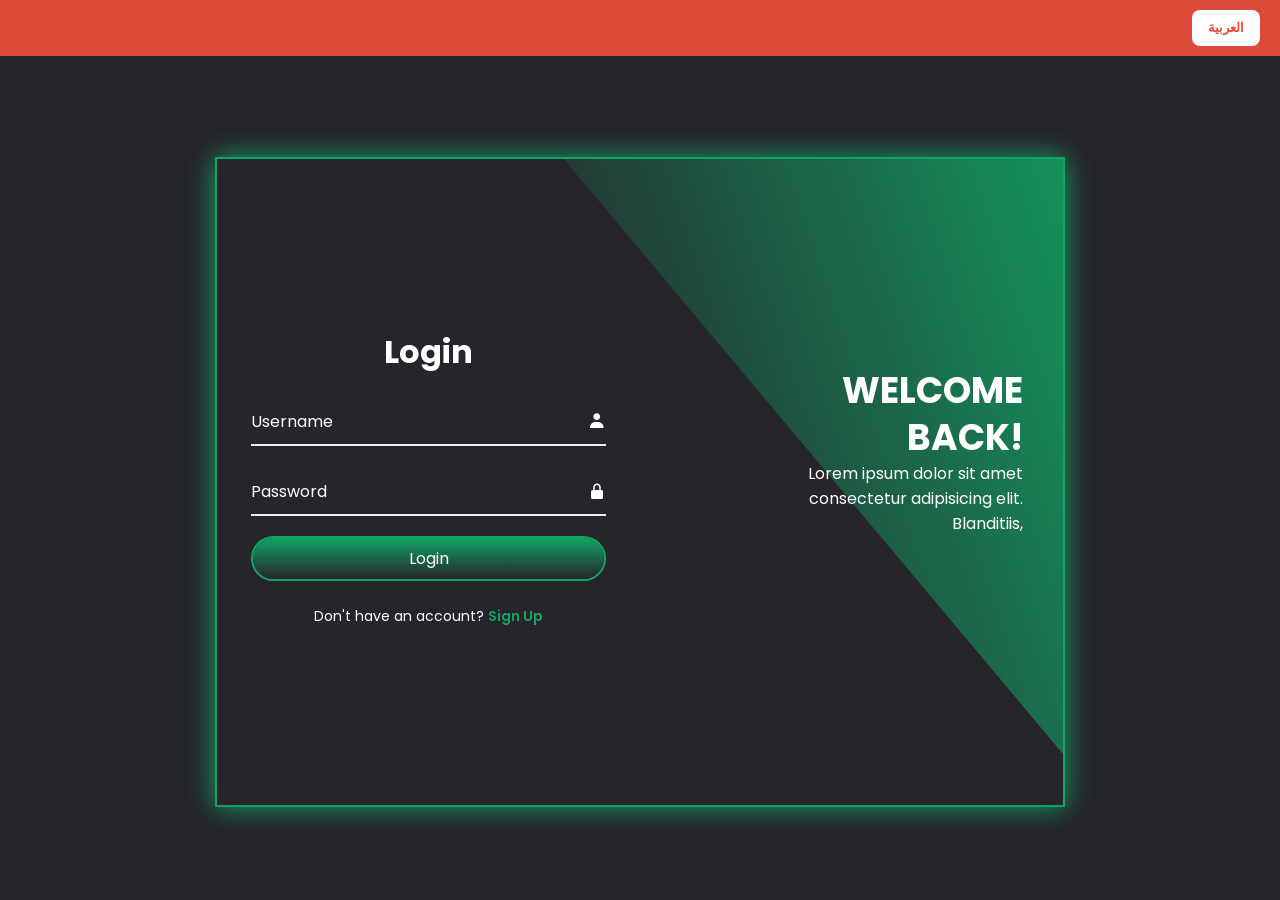
<file: login1.html>
<!DOCTYPE html>
<html lang="en">

<head>
    <meta charset="UTF-8">
    <meta http-equiv="X-UA-compatible" content="IE-edge">
    <meta name="viewport" content="width=device-width, initial-scale=1.0">
    <title>login</title>
    <link rel="stylesheet" href="login.css">
    <link href='https://unpkg.com/boxicons@2.1.4/css/boxicons.min.css' rel='stylesheet'>
</head>

<body>
    <div class="lang-bar"
        style="position:fixed;top:0;left:0;right:0;z-index:9999;background:rgba(231,76,60,0.95);color:#fff;padding:10px 20px;text-align:end;">
        <button class="lang-toggle" onclick="toggleLanguage()"
            style="background:#fff;color:#e74c3c;border:none;padding:8px 16px;border-radius:8px;cursor:pointer;font-weight:600;">العربية</button>
    </div>
    <div class="container">
        <div class="curved-shape"></div>
        <div class="curved-shape2"></div>
        <div class="form-box Login">
            <h2 class="animation" style="--D:0; --S:21;" data-i18n="login1.login">Login</h2>
            <form action="#">
                <div class="input-box animation" style="--D:1; --S:22;">
                    <input type="text" required>
                    <label for="" data-i18n="login1.username">Username</label>
                    <i class='bx bxs-user'></i>
                </div>
                <div class="input-box animation" style="--D:2; --S:23;">
                    <input type="password" required>
                    <label for="" data-i18n="login1.password">Password</label>
                    <i class='bx bxs-lock-alt'></i>
                </div>
                <div id="login-api-feedback"
                    style="display:none;padding:8px 12px;border-radius:8px;font-size:0.85rem;font-weight:600;margin-bottom:8px;">
                </div>
                <div class="input-box animation" style="--D:3; --S:24;">
                    <button href="index.html" class="btn" type="submit" data-i18n="login1.login">Login</button>
                </div>
                <div class="regi-link animation" style="--D:4; --S:25;">
                    <p><span data-i18n="login1.noAccount">Don't have an account?</span> <a href="#" class="SignUpLink"
                            data-i18n="login1.signUp">Sign Up</a></p>
                </div>
            </form>
        </div>
        <div class="info-content Login">
            <h2 class="animation" style="--D:0; --S:20;" data-i18n="login1.welcome">welcome back!</h2>
            <p class="animation" style="--D:1; --S:21;" data-i18n="login1.welcomeText">Lorem ipsum dolor sit amet
                consectetur adipisicing elit. Blanditiis,</p>
        </div>
        <div class="form-box Register">
            <h2 class="animation" style="--li:17; --S:0;" data-i18n="login1.register">Register</h2>
            <form id="register-form" action="#">
                <div class="input-box animation" style="--li:18; --S:1;">
                    <input type="text" name="name" required>
                    <label for="" data-i18n="login1.username">Username</label>
                    <i class='bx bxs-user'></i>
                </div>
                <div class="input-box animation" style="--li:19; --S:2;">
                    <input type="email" name="email" id="reg-email" required>
                    <label for="reg-email" data-i18n="login1.email">Email</label>
                    <i class='bx bxs-envelope'></i>
                </div>
                <div class="input-box animation" style="--li:20; --S:3;">
                    <input type="password" name="password" id="reg-password" required minlength="8"
                        autocomplete="new-password">
                    <label for="reg-password" data-i18n="login1.password">Password</label>
                    <i class='bx bxs-lock-alt'></i>
                </div>
                <div class="input-box animation" style="--li:21; --S:4;">
                    <input type="password" name="password_confirmation" id="reg-confirm-password" required minlength="8"
                        autocomplete="new-password">
                    <label for="reg-confirm-password" data-i18n="login1.confirmPassword">Confirm Password</label>
                    <i class='bx bxs-lock-alt'></i>
                </div>
                <p class="password-error" id="reg-password-error"
                    style="font-size: 12px; color: #e74c3c; margin: -8px 0 12px 0; display: none;"></p>
                <div class="input-box animation" style="--li:22; --S:5;">
                    <button class="btn" type="submit" data-i18n="login1.register">Register</button>
                </div>
                <div class="regi-link animation" style="--li:23; --S:6;">
                    <p><span data-i18n="login1.haveAccount">Already have an account?</span> <a href="#"
                            class="SignInLink" data-i18n="login1.signIn">Sign In</a></p>
                </div>
            </form>
        </div>
        <div class="info-content Register">
            <h2 class="animation" style="--li:17; --S:0;" data-i18n="login1.welcome">welcome back!</h2>
            <p class="animation" style="--li:18; --S:1;" data-i18n="login1.welcomeText">Lorem ipsum dolor sit amet
                consectetur adipisicing elit. Blanditiis,</p>
        </div>

    </div>

    <script src="script.js"></script>
    <script src="login.js"></script>
</body>

</html>
</file>
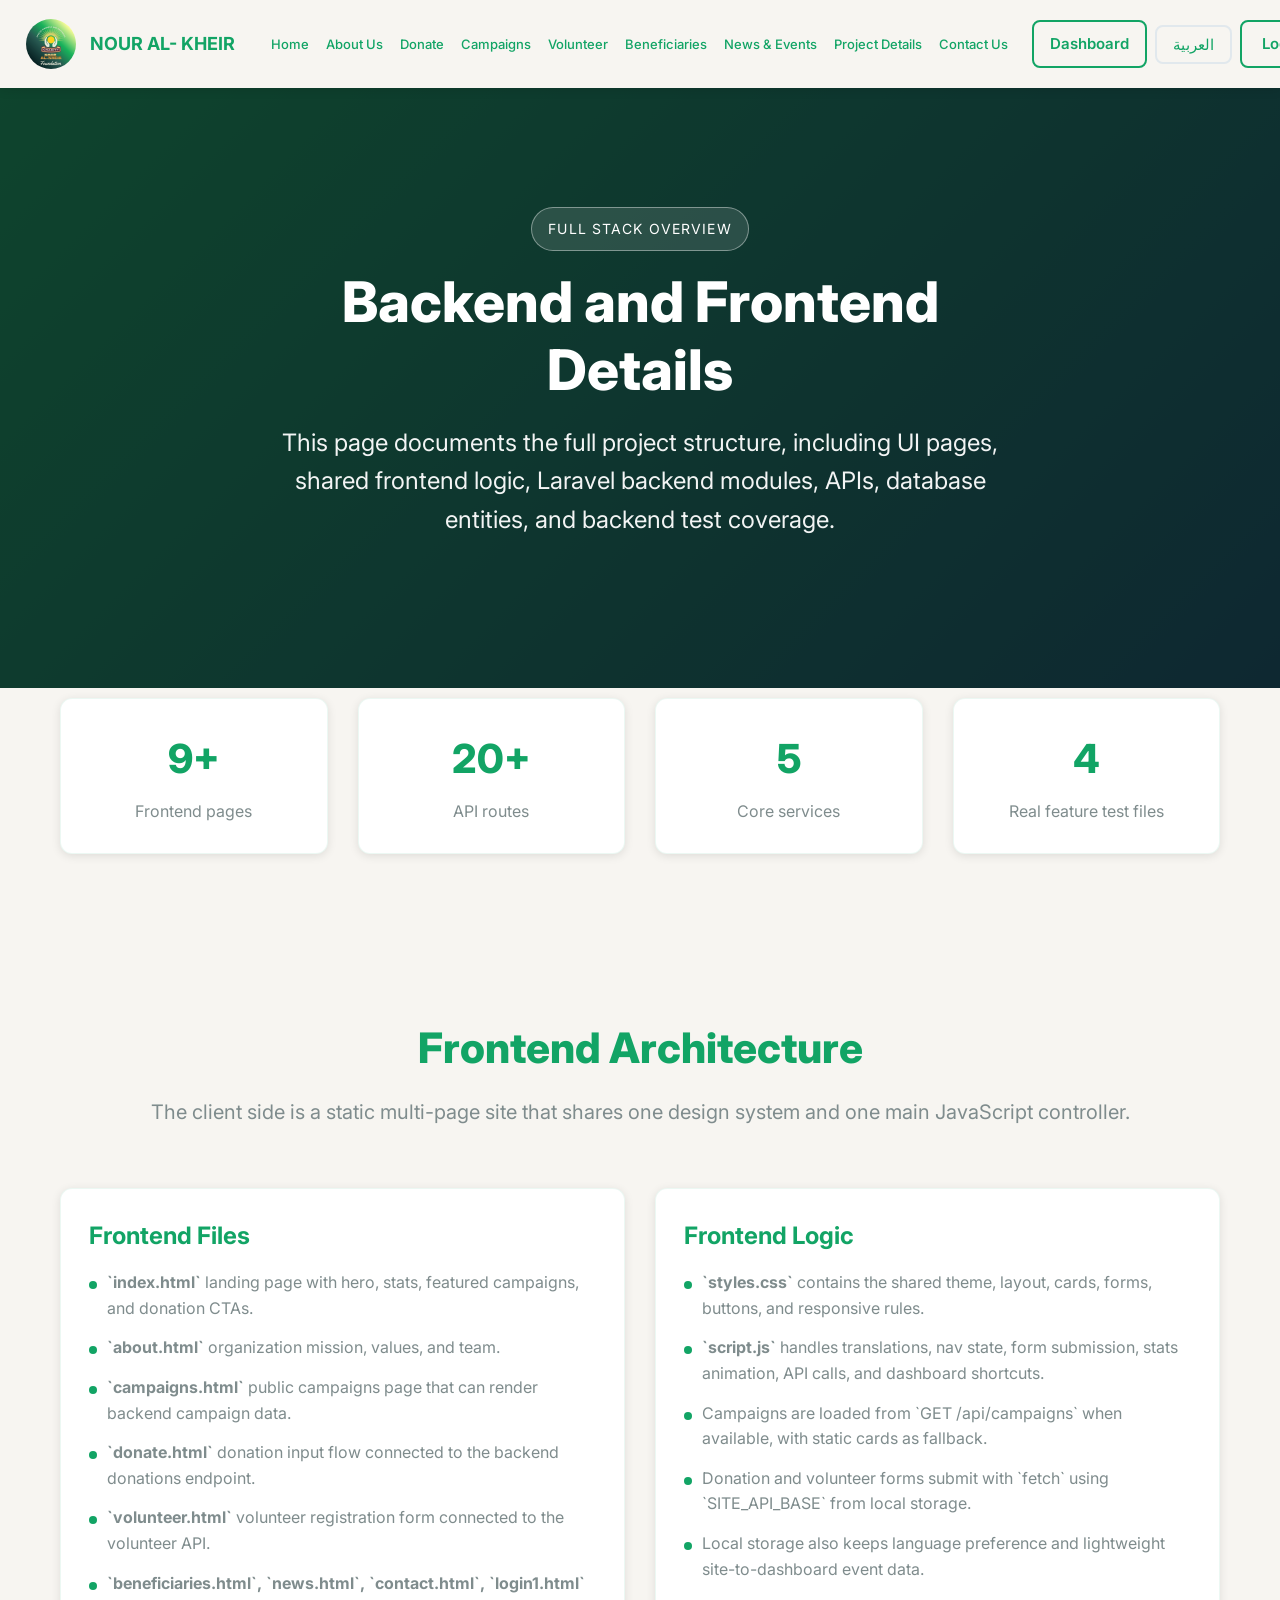
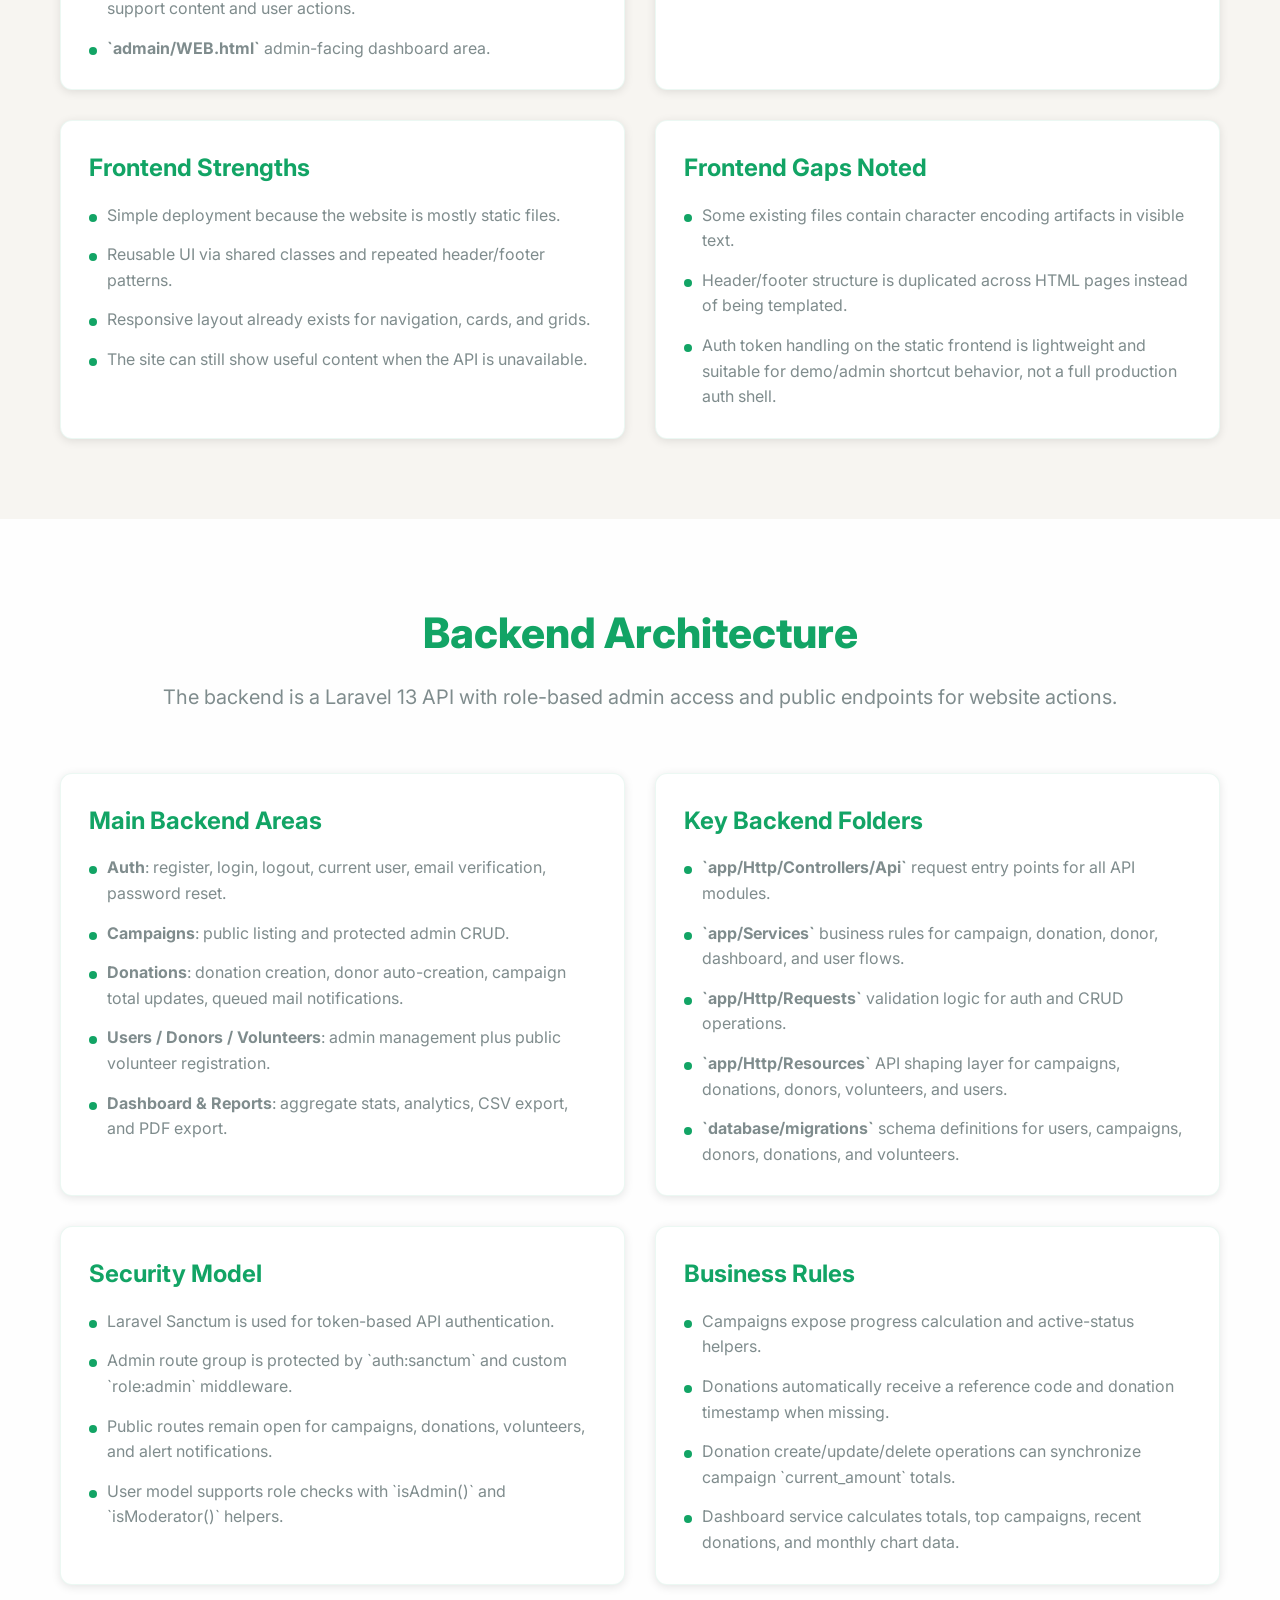
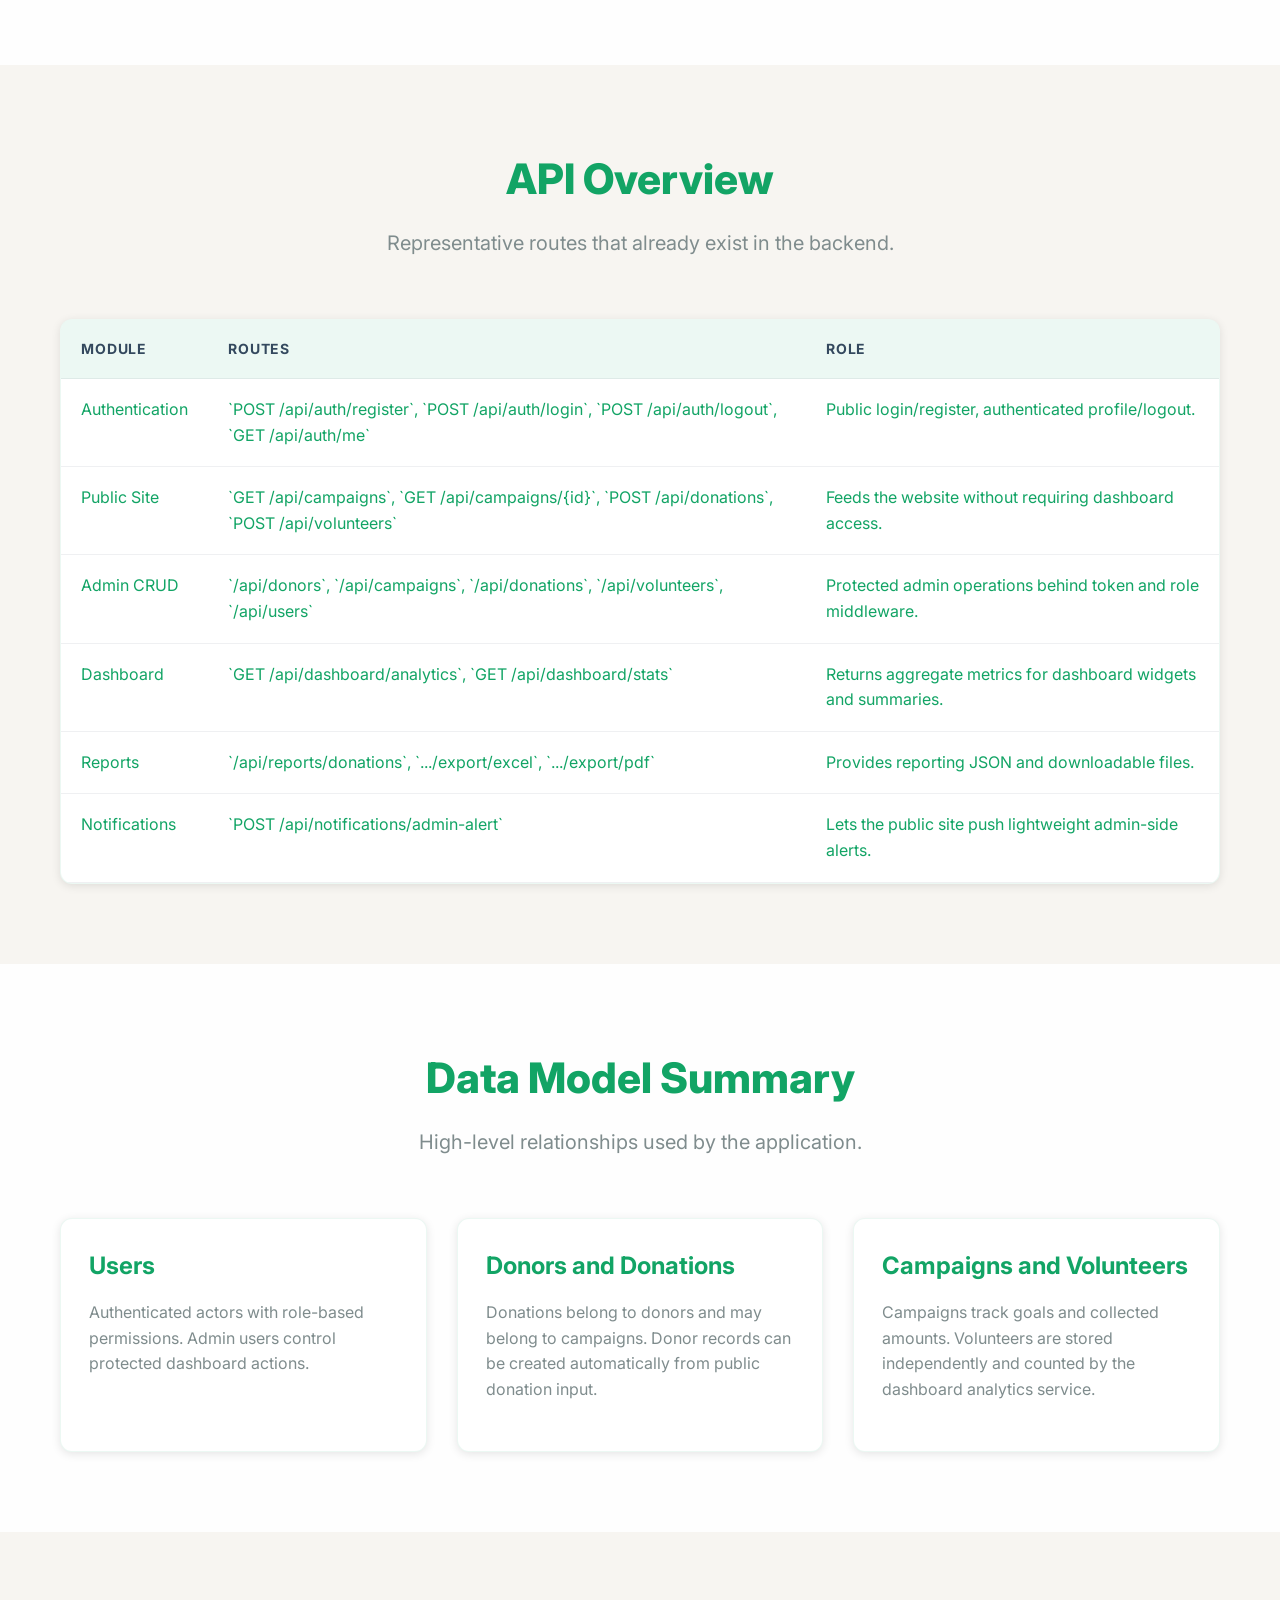
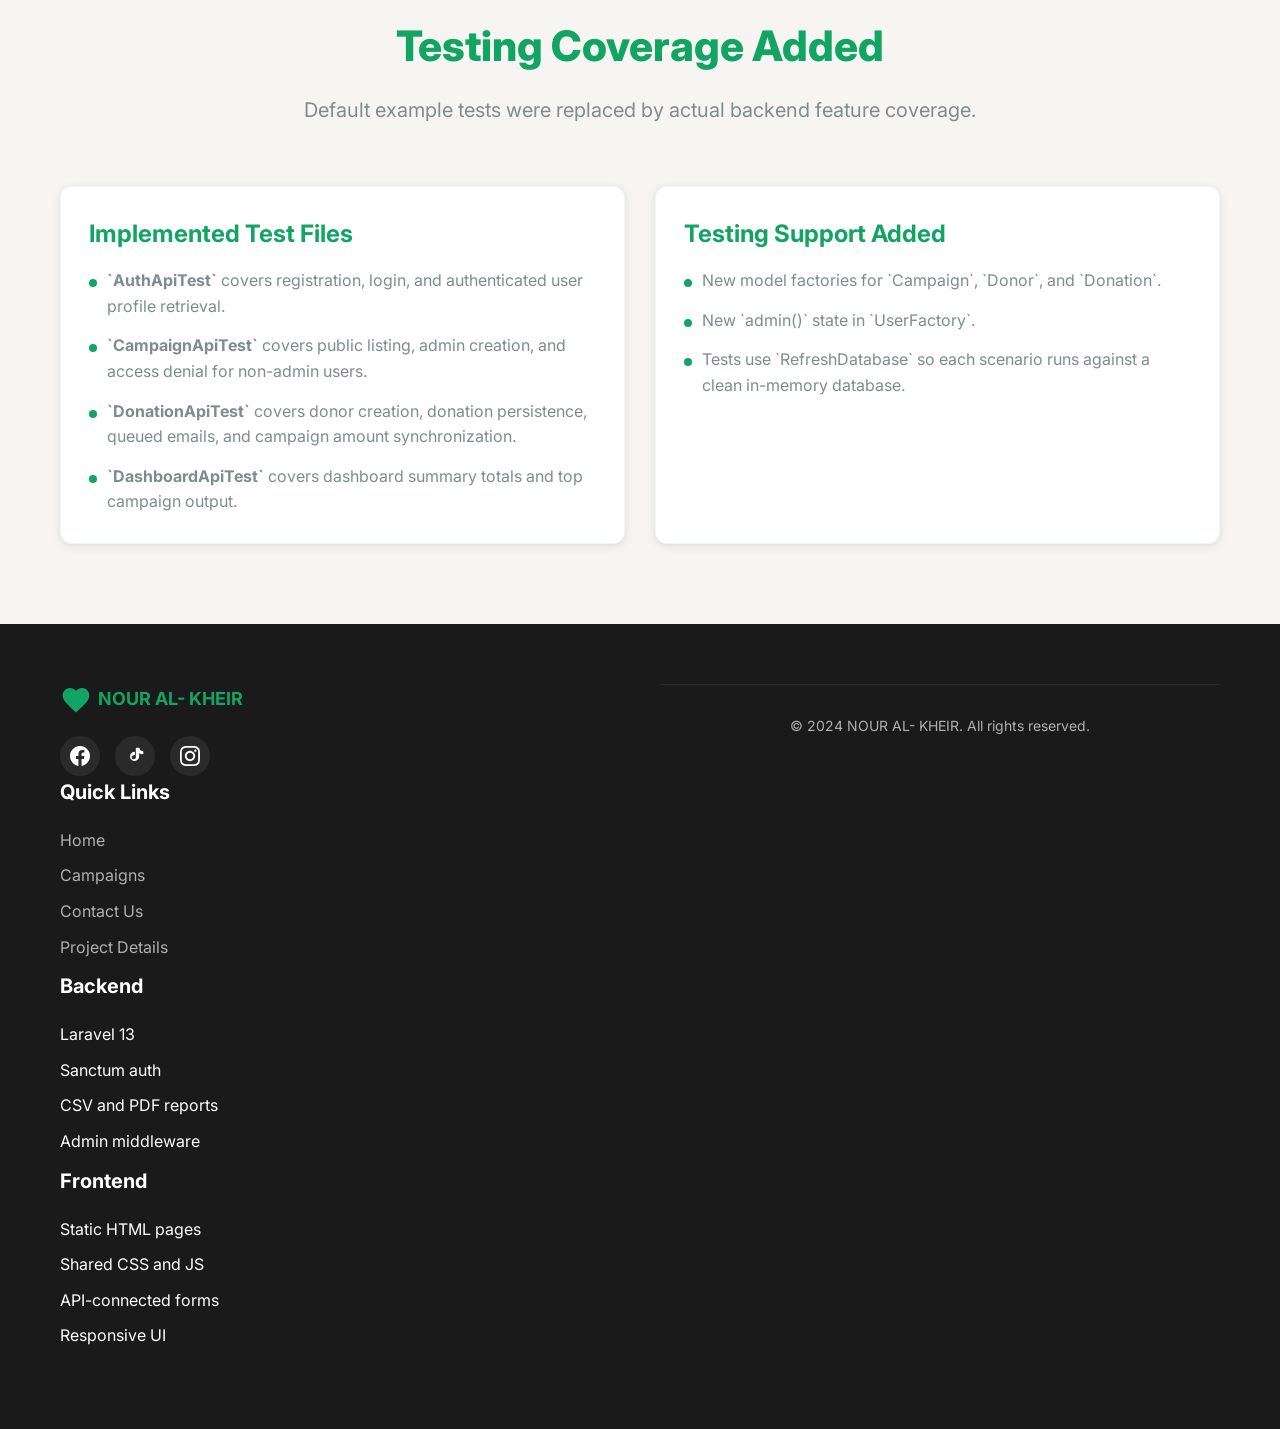
<file: project-details.html>
<!DOCTYPE html>
<html lang="en">
    <head>
        <meta charset="UTF-8">
        <meta name="viewport" content="width=device-width, initial-scale=1.0">
        <title>Project Details - NOUR AL- KHEIR</title>
        <link rel="stylesheet" href="styles.css">
    </head>
    <body>
        <header class="header">
            <div class="container">
                <a href="index.html" class="logo">
                    <img src="imege/icon.png" class="logo" alt="Logo"
                        style="width: 50px; height: 50px; margin-right: 8px; border-radius: 50%;">
                    <span class="logo-text" data-i18n="brand.name">NOUR AL- KHEIR</span>
                </a>

                <nav class="nav">
                    <a href="index.html" data-i18n="nav.home">Home</a>
                    <a href="about.html" data-i18n="nav.about">About Us</a>
                    <a href="donate.html" data-i18n="nav.donate">Donate</a>
                    <a href="campaigns.html" data-i18n="nav.campaigns">Campaigns</a>
                    <a href="volunteer.html" data-i18n="nav.volunteer">Volunteer</a>
                    <a href="beneficiaries.html" data-i18n="nav.beneficiaries">Beneficiaries</a>
                    <a href="news.html" data-i18n="nav.news">News & Events</a>
                    <a href="project-details.html" class="active project-details-link" data-i18n="nav.projectDetails">Project
                        Details</a>
                    <a href="contact.html" data-i18n="nav.contact">Contact Us</a>
                </nav>

                <div class="header-actions">
                    <button class="lang-toggle"
                        onclick="toggleLanguage()">العربية</button>
                    <a href="login1.html" class="btn-outline"
                        style="padding: 10px 20px;" data-i18n="header.login">Login</a>
                    <a href="login1.html" class="btn-primary" data-i18n="hero.donate">Donate Now</a>
                    <button class="mobile-menu-btn"
                        onclick="toggleMobileMenu()">☰</button>
                </div>
            </div>
        </header>

        <section class="hero details-hero">
            <div class="hero-content">
                <span class="details-badge">Full Stack Overview</span>
                <h1>Backend and Frontend Details</h1>
                <p>This page documents the full project structure, including UI
                    pages, shared frontend logic, Laravel backend modules, APIs,
                    database entities, and backend test coverage.</p>
            </div>
        </section>

        <section class="section details-summary">
            <div class="container">
                <div class="grid grid-4">
                    <div class="card detail-stat-card">
                        <div class="detail-stat-value">9+</div>
                        <div class="detail-stat-label">Frontend pages</div>
                    </div>
                    <div class="card detail-stat-card">
                        <div class="detail-stat-value">20+</div>
                        <div class="detail-stat-label">API routes</div>
                    </div>
                    <div class="card detail-stat-card">
                        <div class="detail-stat-value">5</div>
                        <div class="detail-stat-label">Core services</div>
                    </div>
                    <div class="card detail-stat-card">
                        <div class="detail-stat-value">4</div>
                        <div class="detail-stat-label">Real feature test
                            files</div>
                    </div>
                </div>
            </div>
        </section>

        <section class="section">
            <div class="container">
                <div class="section-header">
                    <h2 class="section-title">Frontend Architecture</h2>
                    <p class="section-subtitle">The client side is a static
                        multi-page site that shares one design system and one
                        main JavaScript controller.</p>
                </div>

                <div class="grid grid-2 details-grid">
                    <div class="card detail-panel">
                        <h3 class="card-title">Frontend Files</h3>
                        <ul class="detail-list">
                            <li><strong>`index.html`</strong> landing page with
                                hero, stats, featured campaigns, and donation
                                CTAs.</li>
                            <li><strong>`about.html`</strong> organization
                                mission, values, and team.</li>
                            <li><strong>`campaigns.html`</strong> public
                                campaigns page that can render backend campaign
                                data.</li>
                            <li><strong>`donate.html`</strong> donation input
                                flow connected to the backend donations
                                endpoint.</li>
                            <li><strong>`volunteer.html`</strong> volunteer
                                registration form connected to the volunteer
                                API.</li>
                            <li><strong>`beneficiaries.html`, `news.html`,
                                    `contact.html`, `login1.html`</strong>
                                support content and user actions.</li>
                            <li><strong>`admain/WEB.html`</strong> admin-facing
                                dashboard area.</li>
                        </ul>
                    </div>

                    <div class="card detail-panel">
                        <h3 class="card-title">Frontend Logic</h3>
                        <ul class="detail-list">
                            <li><strong>`styles.css`</strong> contains the
                                shared theme, layout, cards, forms, buttons, and
                                responsive rules.</li>
                            <li><strong>`script.js`</strong> handles
                                translations, nav state, form submission, stats
                                animation, API calls, and dashboard
                                shortcuts.</li>
                            <li>Campaigns are loaded from `GET /api/campaigns`
                                when available, with static cards as
                                fallback.</li>
                            <li>Donation and volunteer forms submit with `fetch`
                                using `SITE_API_BASE` from local storage.</li>
                            <li>Local storage also keeps language preference and
                                lightweight site-to-dashboard event data.</li>
                        </ul>
                    </div>

                    <div class="card detail-panel">
                        <h3 class="card-title">Frontend Strengths</h3>
                        <ul class="detail-list">
                            <li>Simple deployment because the website is mostly
                                static files.</li>
                            <li>Reusable UI via shared classes and repeated
                                header/footer patterns.</li>
                            <li>Responsive layout already exists for navigation,
                                cards, and grids.</li>
                            <li>The site can still show useful content when the
                                API is unavailable.</li>
                        </ul>
                    </div>

                    <div class="card detail-panel">
                        <h3 class="card-title">Frontend Gaps Noted</h3>
                        <ul class="detail-list">
                            <li>Some existing files contain character encoding
                                artifacts in visible text.</li>
                            <li>Header/footer structure is duplicated across
                                HTML pages instead of being templated.</li>
                            <li>Auth token handling on the static frontend is
                                lightweight and suitable for demo/admin shortcut
                                behavior, not a full production auth shell.</li>
                        </ul>
                    </div>
                </div>
            </div>
        </section>

        <section class="section bg-light">
            <div class="container">
                <div class="section-header">
                    <h2 class="section-title">Backend Architecture</h2>
                    <p class="section-subtitle">The backend is a Laravel 13 API
                        with role-based admin access and public endpoints for
                        website actions.</p>
                </div>

                <div class="grid grid-2 details-grid">
                    <div class="card detail-panel">
                        <h3 class="card-title">Main Backend Areas</h3>
                        <ul class="detail-list">
                            <li><strong>Auth</strong>: register, login, logout,
                                current user, email verification, password
                                reset.</li>
                            <li><strong>Campaigns</strong>: public listing and
                                protected admin CRUD.</li>
                            <li><strong>Donations</strong>: donation creation,
                                donor auto-creation, campaign total updates,
                                queued mail notifications.</li>
                            <li><strong>Users / Donors / Volunteers</strong>:
                                admin management plus public volunteer
                                registration.</li>
                            <li><strong>Dashboard & Reports</strong>: aggregate
                                stats, analytics, CSV export, and PDF
                                export.</li>
                        </ul>
                    </div>

                    <div class="card detail-panel">
                        <h3 class="card-title">Key Backend Folders</h3>
                        <ul class="detail-list">
                            <li><strong>`app/Http/Controllers/Api`</strong>
                                request entry points for all API modules.</li>
                            <li><strong>`app/Services`</strong> business rules
                                for campaign, donation, donor, dashboard, and
                                user flows.</li>
                            <li><strong>`app/Http/Requests`</strong> validation
                                logic for auth and CRUD operations.</li>
                            <li><strong>`app/Http/Resources`</strong> API
                                shaping layer for campaigns, donations, donors,
                                volunteers, and users.</li>
                            <li><strong>`database/migrations`</strong> schema
                                definitions for users, campaigns, donors,
                                donations, and volunteers.</li>
                        </ul>
                    </div>

                    <div class="card detail-panel">
                        <h3 class="card-title">Security Model</h3>
                        <ul class="detail-list">
                            <li>Laravel Sanctum is used for token-based API
                                authentication.</li>
                            <li>Admin route group is protected by `auth:sanctum`
                                and custom `role:admin` middleware.</li>
                            <li>Public routes remain open for campaigns,
                                donations, volunteers, and alert
                                notifications.</li>
                            <li>User model supports role checks with `isAdmin()`
                                and `isModerator()` helpers.</li>
                        </ul>
                    </div>

                    <div class="card detail-panel">
                        <h3 class="card-title">Business Rules</h3>
                        <ul class="detail-list">
                            <li>Campaigns expose progress calculation and
                                active-status helpers.</li>
                            <li>Donations automatically receive a reference code
                                and donation timestamp when missing.</li>
                            <li>Donation create/update/delete operations can
                                synchronize campaign `current_amount`
                                totals.</li>
                            <li>Dashboard service calculates totals, top
                                campaigns, recent donations, and monthly chart
                                data.</li>
                        </ul>
                    </div>
                </div>
            </div>
        </section>

        <section class="section">
            <div class="container">
                <div class="section-header">
                    <h2 class="section-title">API Overview</h2>
                    <p class="section-subtitle">Representative routes that
                        already exist in the backend.</p>
                </div>

                <div class="card detail-panel detail-table-card">
                    <table class="detail-table">
                        <thead>
                            <tr>
                                <th>Module</th>
                                <th>Routes</th>
                                <th>Role</th>
                            </tr>
                        </thead>
                        <tbody>
                            <tr>
                                <td>Authentication</td>
                                <td>`POST /api/auth/register`, `POST
                                    /api/auth/login`, `POST /api/auth/logout`,
                                    `GET /api/auth/me`</td>
                                <td>Public login/register, authenticated
                                    profile/logout.</td>
                            </tr>
                            <tr>
                                <td>Public Site</td>
                                <td>`GET /api/campaigns`, `GET
                                    /api/campaigns/{id}`, `POST /api/donations`,
                                    `POST /api/volunteers`</td>
                                <td>Feeds the website without requiring
                                    dashboard access.</td>
                            </tr>
                            <tr>
                                <td>Admin CRUD</td>
                                <td>`/api/donors`, `/api/campaigns`,
                                    `/api/donations`, `/api/volunteers`,
                                    `/api/users`</td>
                                <td>Protected admin operations behind token and
                                    role middleware.</td>
                            </tr>
                            <tr>
                                <td>Dashboard</td>
                                <td>`GET /api/dashboard/analytics`, `GET
                                    /api/dashboard/stats`</td>
                                <td>Returns aggregate metrics for dashboard
                                    widgets and summaries.</td>
                            </tr>
                            <tr>
                                <td>Reports</td>
                                <td>`/api/reports/donations`,
                                    `.../export/excel`, `.../export/pdf`</td>
                                <td>Provides reporting JSON and downloadable
                                    files.</td>
                            </tr>
                            <tr>
                                <td>Notifications</td>
                                <td>`POST /api/notifications/admin-alert`</td>
                                <td>Lets the public site push lightweight
                                    admin-side alerts.</td>
                            </tr>
                        </tbody>
                    </table>
                </div>
            </div>
        </section>

        <section class="section bg-light">
            <div class="container">
                <div class="section-header">
                    <h2 class="section-title">Data Model Summary</h2>
                    <p class="section-subtitle">High-level relationships used by
                        the application.</p>
                </div>

                <div class="grid grid-3 details-grid">
                    <div class="card detail-panel">
                        <h3 class="card-title">Users</h3>
                        <p class="card-text">Authenticated actors with
                            role-based permissions. Admin users control
                            protected dashboard actions.</p>
                    </div>
                    <div class="card detail-panel">
                        <h3 class="card-title">Donors and Donations</h3>
                        <p class="card-text">Donations belong to donors and may
                            belong to campaigns. Donor records can be created
                            automatically from public donation input.</p>
                    </div>
                    <div class="card detail-panel">
                        <h3 class="card-title">Campaigns and Volunteers</h3>
                        <p class="card-text">Campaigns track goals and collected
                            amounts. Volunteers are stored independently and
                            counted by the dashboard analytics service.</p>
                    </div>
                </div>
            </div>
        </section>

        <section class="section">
            <div class="container">
                <div class="section-header">
                    <h2 class="section-title">Testing Coverage Added</h2>
                    <p class="section-subtitle">Default example tests were
                        replaced by actual backend feature coverage.</p>
                </div>

                <div class="grid grid-2 details-grid">
                    <div class="card detail-panel">
                        <h3 class="card-title">Implemented Test Files</h3>
                        <ul class="detail-list">
                            <li><strong>`AuthApiTest`</strong> covers
                                registration, login, and authenticated user
                                profile retrieval.</li>
                            <li><strong>`CampaignApiTest`</strong> covers public
                                listing, admin creation, and access denial for
                                non-admin users.</li>
                            <li><strong>`DonationApiTest`</strong> covers donor
                                creation, donation persistence, queued emails,
                                and campaign amount synchronization.</li>
                            <li><strong>`DashboardApiTest`</strong> covers
                                dashboard summary totals and top campaign
                                output.</li>
                        </ul>
                    </div>

                    <div class="card detail-panel">
                        <h3 class="card-title">Testing Support Added</h3>
                        <ul class="detail-list">
                            <li>New model factories for `Campaign`, `Donor`, and
                                `Donation`.</li>
                            <li>New `admin()` state in `UserFactory`.</li>
                            <li>Tests use `RefreshDatabase` so each scenario
                                runs against a clean in-memory database.</li>
                        </ul>
                    </div>
                </div>
            </div>
        </section>

        <footer class="footer">
            <div class="container">
                <div class="footer-grid">
                    <div>
                        <div class="logo" style="margin-bottom: 20px;">
                            <svg viewBox="0 0 24 24" fill="currentColor"
                                style="width: 32px; height: 32px;">
                                <path
                                    d="M12 21.35l-1.45-1.32C5.4 15.36 2 12.28 2 8.5 2 5.42 4.42 3 7.5 3c1.74 0 3.41.81 4.5 2.09C13.09 3.81 14.76 3 16.5 3 19.58 3 22 5.42 22 8.5c0 3.78-3.4 6.86-8.55 11.54L12 21.35z" />
                            </svg>
                            <span class="logo-text">NOUR AL- KHEIR</span>
                        </div>
                        
                        <div class="social-links">
                            <a href="https://www.facebook.com/profile.php?id=61588679006820" class="social-link" target="_blank" rel="noopener noreferrer" aria-label="Facebook">
                                <svg viewBox="0 0 24 24"><path
                                        d="M24 12.073c0-6.627-5.373-12-12-12s-12 5.373-12 12c0 5.99 4.388 10.954 10.125 11.854v-8.385H7.078v-3.47h3.047V9.43c0-3.007 1.792-4.669 4.533-4.669 1.312 0 2.686.235 2.686.235v2.953H15.83c-1.491 0-1.956.925-1.956 1.874v2.25h3.328l-.532 3.47h-2.796v8.385C19.612 23.027 24 18.062 24 12.073z" /></svg>
                            </a>
                            <a href="https://www.tiktok.com/@nourelkheir4?_r=1&_t=ZS-95o4a1S6WLC" class="social-link" target="_blank" rel="noopener noreferrer" aria-label="TikTok">
                                <svg viewBox="0 0 24 24"><path
                                        d="M14 2a1 1 0 0 0-1 1v10.5a2.5 2.5 0 1 1-2-2.45 1 1 0 0 0 1-1V8a1 1 0 0 0-1-1 5.5 5.5 0 1 0 6 5.48V8.48A6.5 6.5 0 0 0 21 10a1 1 0 0 0 1-1V7a1 1 0 0 0-1-1 3.5 3.5 0 0 1-3.5-3.5V3a1 1 0 0 0-1-1H14z" /></svg>
                            </a>
                            <a href="https://www.instagram.com/nour.elkhier?utm_source=qr&igsh=bjcwNHdtcnFpczBk" class="social-link" target="_blank" rel="noopener noreferrer" aria-label="Instagram">
                                <svg viewBox="0 0 24 24"><path
                                        d="M12 0C8.74 0 8.333.015 7.053.072 5.775.132 4.905.333 4.14.63c-.789.306-1.459.717-2.126 1.384S.935 3.35.63 4.14C.333 4.905.131 5.775.072 7.053.012 8.333 0 8.74 0 12s.015 3.667.072 4.947c.06 1.277.261 2.148.558 2.913.306.788.717 1.459 1.384 2.126.667.666 1.336 1.079 2.126 1.384.766.296 1.636.499 2.913.558C8.333 23.988 8.74 24 12 24s3.667-.015 4.947-.072c1.277-.06 2.148-.262 2.913-.558.788-.306 1.459-.718 2.126-1.384.666-.667 1.079-1.335 1.384-2.126.296-.765.499-1.636.558-2.913.06-1.28.072-1.687.072-4.947s-.015-3.667-.072-4.947c-.06-1.277-.262-2.149-.558-2.913-.306-.789-.718-1.459-1.384-2.126C21.319 1.347 20.651.935 19.86.63c-.765-.297-1.636-.499-2.913-.558C15.667.012 15.26 0 12 0zm0 2.16c3.203 0 3.585.016 4.85.071 1.17.055 1.805.249 2.227.415.562.217.96.477 1.382.896.419.42.679.819.896 1.381.164.422.36 1.057.413 2.227.057 1.266.07 1.646.07 4.85s-.015 3.585-.074 4.85c-.061 1.17-.256 1.805-.421 2.227-.224.562-.479.96-.899 1.382-.419.419-.824.679-1.38.896-.42.164-1.065.36-2.235.413-1.274.057-1.649.07-4.859.07-3.211 0-3.586-.015-4.859-.074-1.171-.061-1.816-.256-2.236-.421-.569-.224-.96-.479-1.379-.899-.421-.419-.69-.824-.9-1.38-.165-.42-.359-1.065-.42-2.235-.045-1.26-.061-1.649-.061-4.844 0-3.196.016-3.586.061-4.861.061-1.17.255-1.814.42-2.234.21-.57.479-.96.9-1.381.419-.419.81-.689 1.379-.898.42-.166 1.051-.361 2.221-.421 1.275-.045 1.65-.06 4.859-.06l.045.03zm0 3.678c-3.405 0-6.162 2.76-6.162 6.162 0 3.405 2.76 6.162 6.162 6.162 3.405 0 6.162-2.76 6.162-6.162 0-3.405-2.76-6.162-6.162-6.162zM12 16c-2.21 0-4-1.79-4-4s1.79-4 4-4 4 1.79 4 4-1.79 4-4 4zm7.846-10.405c0 .795-.646 1.44-1.44 1.44-.795 0-1.44-.646-1.44-1.44 0-.794.646-1.439 1.44-1.439.793-.001 1.44.645 1.44 1.439z" /></svg>
                            </a>
                        </div>

                    <div>
                        <h3 class="footer-title" data-i18n="footer.quickLinks">Quick Links</h3>
                        <ul class="footer-links">
                            <li><a href="index.html" data-i18n="nav.home">Home</a></li>
                            <li><a href="campaigns.html" data-i18n="nav.campaigns">Campaigns</a></li>
                            <li><a href="contact.html" data-i18n="nav.contact">Contact</a></li>
                            <li><a href="project-details.html" data-i18n="nav.projectDetails">Project
                                    Details</a></li>
                        </ul>
                    </div>

                    <div>
                        <h3 class="footer-title">Backend</h3>
                        <ul class="footer-links">
                            <li>Laravel 13</li>
                            <li>Sanctum auth</li>
                            <li>CSV and PDF reports</li>
                            <li>Admin middleware</li>
                        </ul>
                    </div>

                    <div>
                        <h3 class="footer-title">Frontend</h3>
                        <ul class="footer-links">
                            <li>Static HTML pages</li>
                            <li>Shared CSS and JS</li>
                            <li>API-connected forms</li>
                            <li>Responsive UI</li>
                        </ul>
                    </div>
                </div>

                <div class="footer-bottom">
                    <p data-i18n="footer.copyright">© 2026 NOUR AL- KHEIR. All rights reserved.</p>
                </div>
            </div>
        </footer>

        <script src="script.js"></script>
    </body>
</html>
</file>
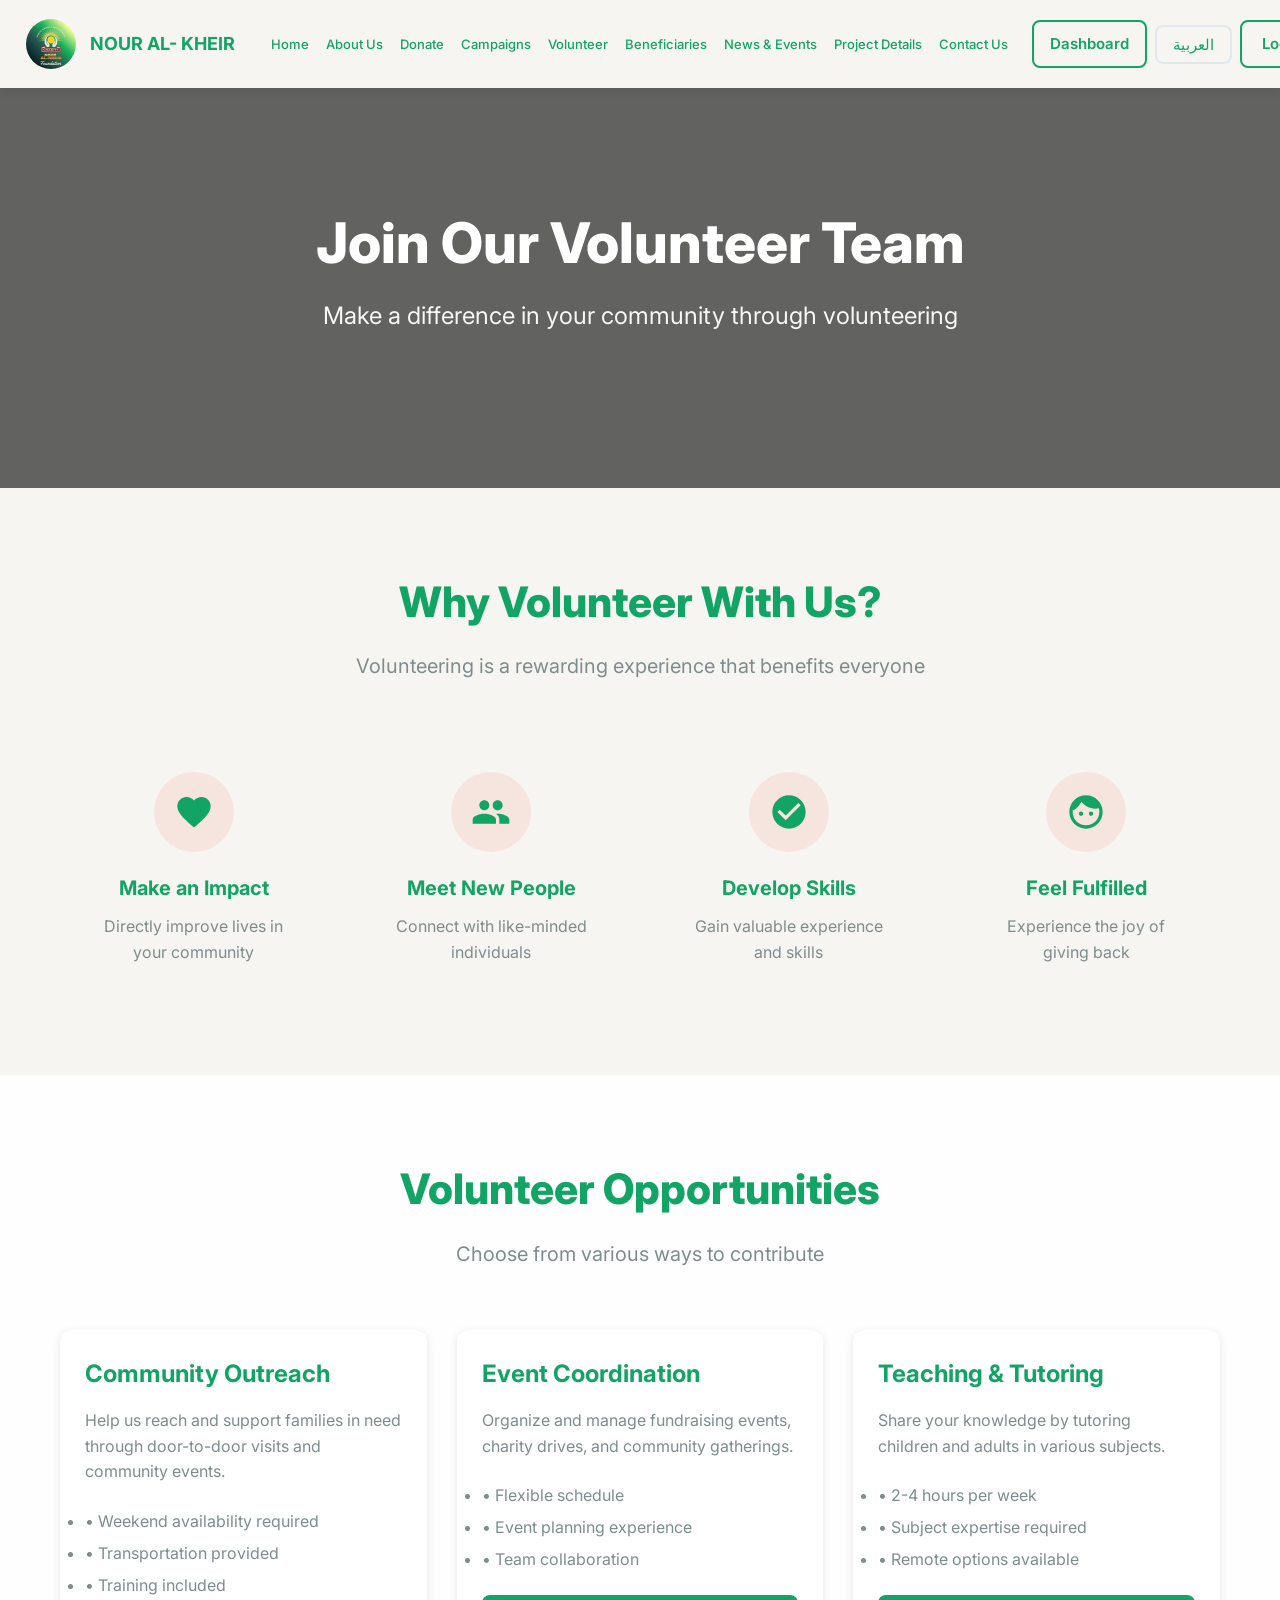
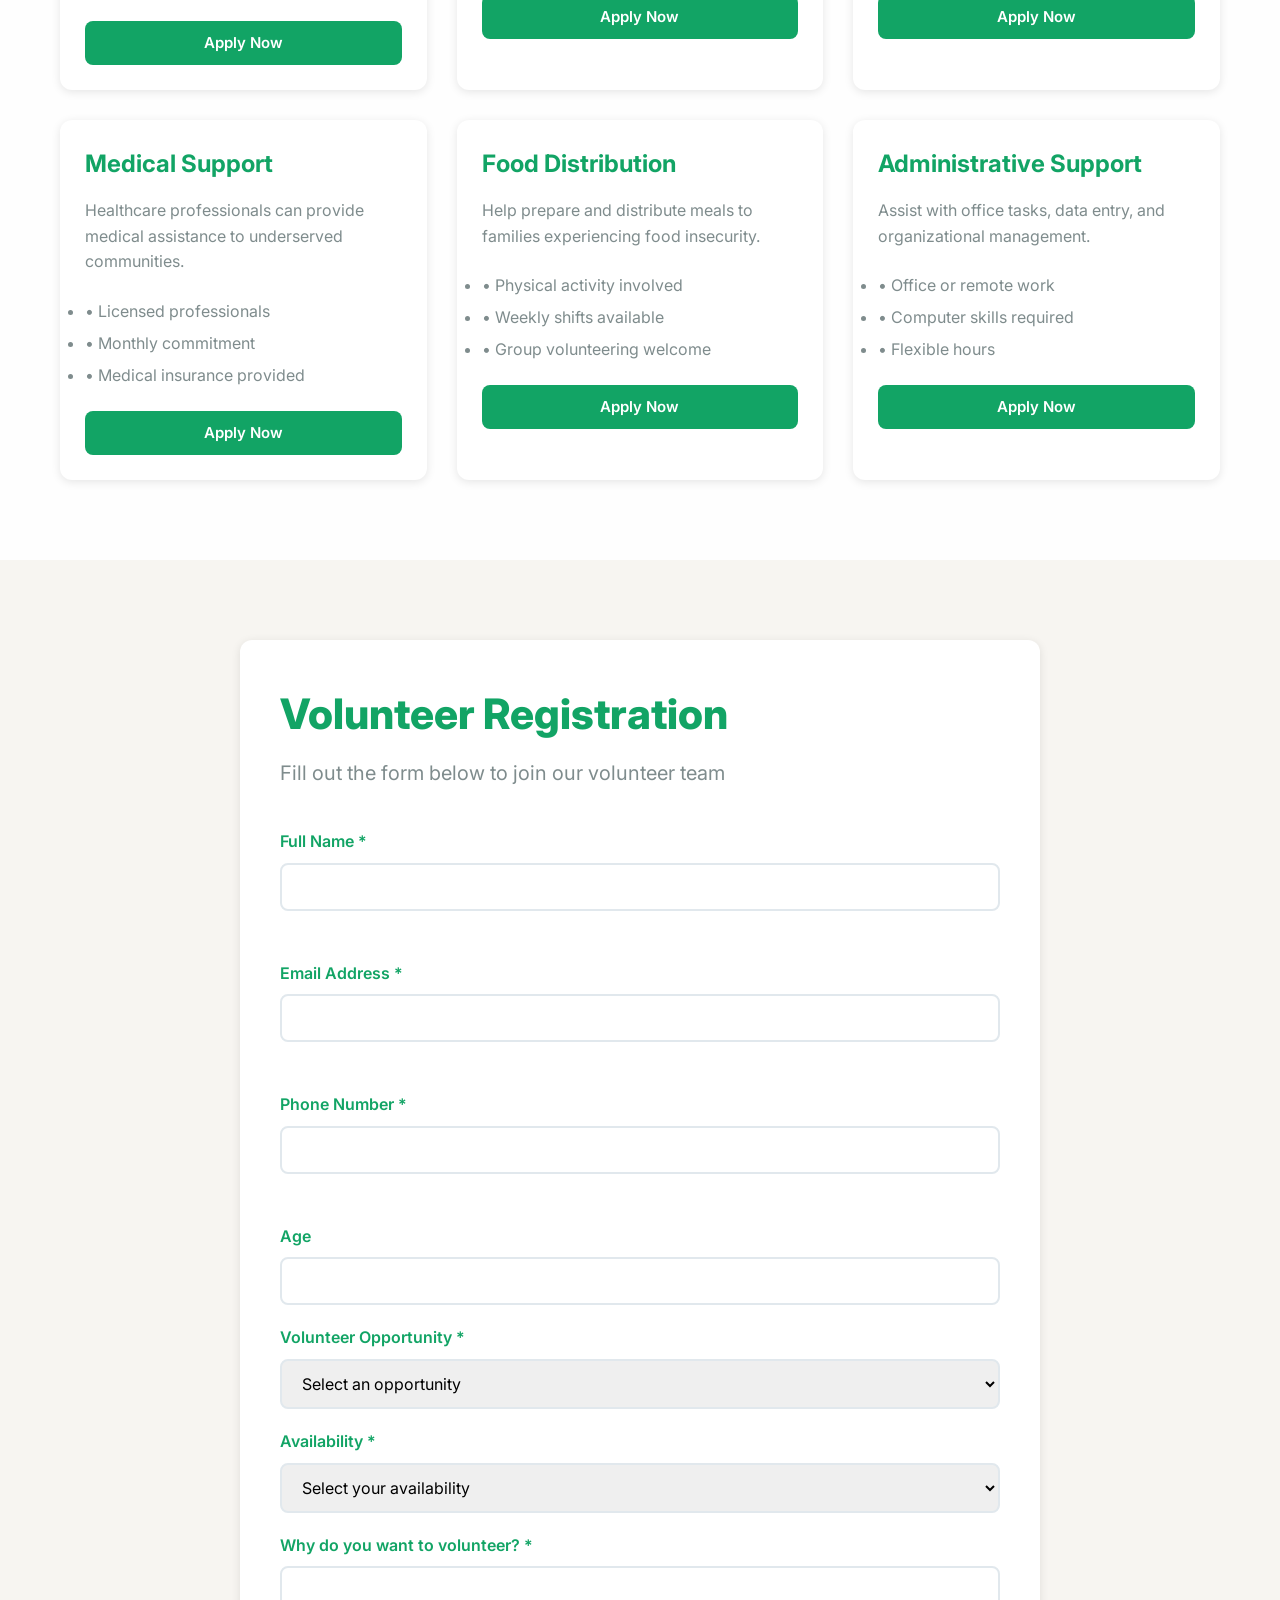
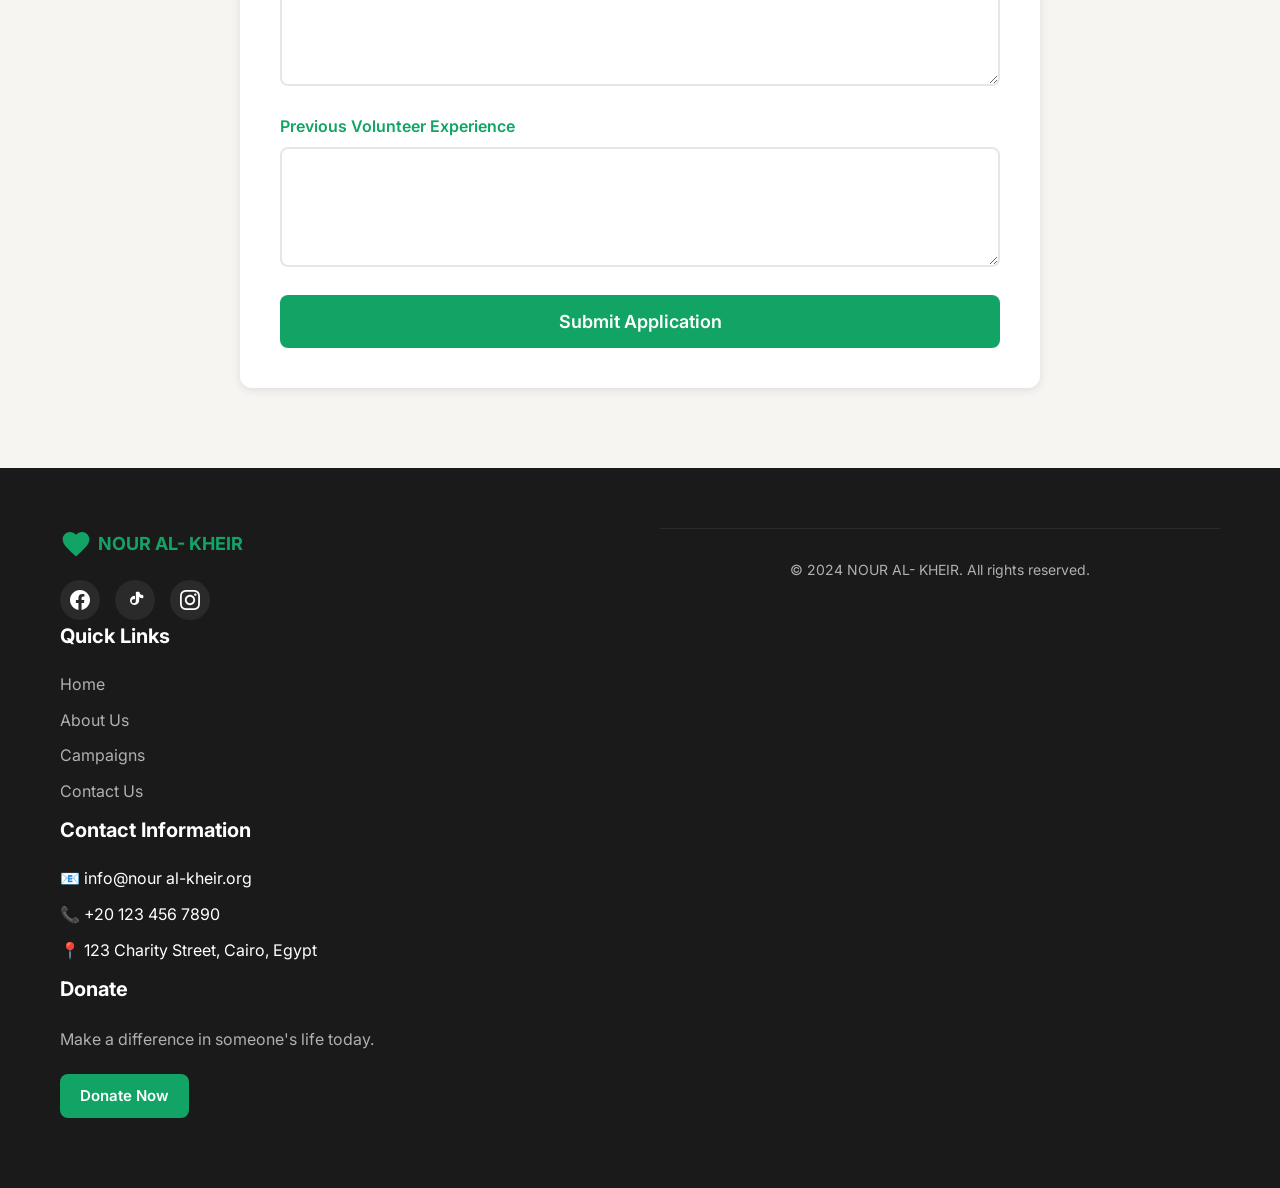
<file: volunteer.html>
<!DOCTYPE html>
<html lang="en">
    <head>
        <meta charset="UTF-8">
        <meta name="viewport" content="width=device-width, initial-scale=1.0">
        <title>Volunteer - NOUR AL- KHEIR</title>
        <link rel="stylesheet" href="styles.css">
    </head>
    <body>
        <!-- Header -->
        <header class="header">
            <div class="container">
                <a href="index.html" class="logo">
                    <img src="imege/icon.png" class="logo" alt="Logo"
                        style="width: 50px; height: 50px; margin-right: 8px; border-radius: 50%;">
                    <span class="logo-text" data-i18n="brand.name">NOUR AL-
                        KHEIR</span>
                </a>

                <nav class="nav">
                    <a href="index.html" data-i18n="nav.home">Home</a>
                    <a href="about.html" data-i18n="nav.about">About Us</a>
                    <a href="donate.html" data-i18n="nav.donate">Donate</a>
                    <a href="campaigns.html"
                        data-i18n="nav.campaigns">Campaigns</a>
                    <a href="volunteer.html"
                        data-i18n="nav.volunteer">Volunteer</a>
                    <a href="beneficiaries.html"
                        data-i18n="nav.beneficiaries">Beneficiaries</a>
                    <a href="news.html" data-i18n="nav.news">News & Events</a>
                    <a href="contact.html" data-i18n="nav.contact">Contact
                        Us</a>
                </nav>

                <div class="header-actions">
                    <button class="lang-toggle"
                        onclick="toggleLanguage()">العربية</button>
                    <a href="login1.html" class="btn-outline"
                        style="padding: 10px 20px;"
                        data-i18n="header.login">Login</a>
                    <a href="login1.html" class="btn-primary"
                        data-i18n="hero.donate">Donate Now</a>
                    <button class="mobile-menu-btn"
                        onclick="toggleMobileMenu()">☰</button>
                </div>
            </div>
        </header>

        <!-- Page Header -->
        <section class="hero"
            style="background-image: url('https://images.unsplash.com/photo-1559027615-cd4628902d4a?crop=entropy&cs=tinysrgb&fit=max&fm=jpg&ixid=M3w3Nzg4Nzd8MHwxfHNlYXJjaHwxfHx2b2x1bnRlZXIlMjBncm91cCUyMHRlYW13b3JrfGVufDF8fHx8MTc3MzAxMDg3OXww&ixlib=rb-4.1.0&q=80&w=1080'); height: 400px;">
            <div class="hero-content">
                <h1 data-i18n="volunteer.hero.title">Join Our Volunteer
                    Team</h1>
                <p data-i18n="volunteer.hero.subtitle">Make a difference in your
                    community through volunteering</p>
            </div>
        </section>

        <!-- Why Volunteer -->
        <section class="section">
            <div class="container">
                <div class="section-header">
                    <h2 class="section-title"
                        data-i18n="volunteer.why.title">Why Volunteer With
                        Us?</h2>
                    <p class="section-subtitle"
                        data-i18n="volunteer.why.subtitle">Volunteering is a
                        rewarding
                        experience that benefits everyone</p>
                </div>

                <div class="grid grid-4">
                    <div style="text-align: center; padding: 30px;">
                        <div
                            style="width: 80px; height: 80px; background: rgba(231, 76, 60, 0.1); border-radius: 50%; display: flex; align-items: center; justify-content: center; margin: 0 auto 20px;">
                            <svg fill="currentColor" viewBox="0 0 24 24"
                                style="width: 40px; height: 40px; color: var(--primary-color);">
                                <path
                                    d="M12 21.35l-1.45-1.32C5.4 15.36 2 12.28 2 8.5 2 5.42 4.42 3 7.5 3c1.74 0 3.41.81 4.5 2.09C13.09 3.81 14.76 3 16.5 3 19.58 3 22 5.42 22 8.5c0 3.78-3.4 6.86-8.55 11.54L12 21.35z" />
                            </svg>
                        </div>
                        <h3 style="font-size: 20px; margin-bottom: 10px;"
                            data-i18n="volunteer.impact.title">Make
                            an Impact</h3>
                        <p style="color: var(--text-light);"
                            data-i18n="volunteer.impact.text">Directly improve
                            lives in your community</p>
                    </div>

                    <div style="text-align: center; padding: 30px;">
                        <div
                            style="width: 80px; height: 80px; background: rgba(231, 76, 60, 0.1); border-radius: 50%; display: flex; align-items: center; justify-content: center; margin: 0 auto 20px;">
                            <svg fill="currentColor" viewBox="0 0 24 24"
                                style="width: 40px; height: 40px; color: var(--primary-color);">
                                <path
                                    d="M16 11c1.66 0 2.99-1.34 2.99-3S17.66 5 16 5c-1.66 0-3 1.34-3 3s1.34 3 3 3zm-8 0c1.66 0 2.99-1.34 2.99-3S9.66 5 8 5C6.34 5 5 6.34 5 8s1.34 3 3 3zm0 2c-2.33 0-7 1.17-7 3.5V19h14v-2.5c0-2.33-4.67-3.5-7-3.5zm8 0c-.29 0-.62.02-.97.05 1.16.84 1.97 1.97 1.97 3.45V19h6v-2.5c0-2.33-4.67-3.5-7-3.5z" />
                            </svg>
                        </div>
                        <h3 style="font-size: 20px; margin-bottom: 10px;">Meet
                            New People</h3>
                        <p style="color: var(--text-light);">Connect with
                            like-minded individuals</p>
                    </div>

                    <div style="text-align: center; padding: 30px;">
                        <div
                            style="width: 80px; height: 80px; background: rgba(231, 76, 60, 0.1); border-radius: 50%; display: flex; align-items: center; justify-content: center; margin: 0 auto 20px;">
                            <svg fill="currentColor" viewBox="0 0 24 24"
                                style="width: 40px; height: 40px; color: var(--primary-color);">
                                <path
                                    d="M12 2C6.48 2 2 6.48 2 12s4.48 10 10 10 10-4.48 10-10S17.52 2 12 2zm-2 15l-5-5 1.41-1.41L10 14.17l7.59-7.59L19 8l-9 9z" />
                            </svg>
                        </div>
                        <h3
                            style="font-size: 20px; margin-bottom: 10px;">Develop
                            Skills</h3>
                        <p style="color: var(--text-light);">Gain valuable
                            experience and skills</p>
                    </div>

                    <div style="text-align: center; padding: 30px;">
                        <div
                            style="width: 80px; height: 80px; background: rgba(231, 76, 60, 0.1); border-radius: 50%; display: flex; align-items: center; justify-content: center; margin: 0 auto 20px;">
                            <svg fill="currentColor" viewBox="0 0 24 24"
                                style="width: 40px; height: 40px; color: var(--primary-color);">
                                <path
                                    d="M9 11.75c-.69 0-1.25.56-1.25 1.25s.56 1.25 1.25 1.25 1.25-.56 1.25-1.25-.56-1.25-1.25-1.25zm6 0c-.69 0-1.25.56-1.25 1.25s.56 1.25 1.25 1.25 1.25-.56 1.25-1.25-.56-1.25-1.25-1.25zM12 2C6.48 2 2 6.48 2 12s4.48 10 10 10 10-4.48 10-10S17.52 2 12 2zm0 18c-4.41 0-8-3.59-8-8 0-.29.02-.58.05-.86 2.36-1.05 4.23-2.98 5.21-5.37C11.07 8.33 14.05 10 17.42 10c.78 0 1.53-.09 2.25-.26.21.71.33 1.47.33 2.26 0 4.41-3.59 8-8 8z" />
                            </svg>
                        </div>
                        <h3 style="font-size: 20px; margin-bottom: 10px;">Feel
                            Fulfilled</h3>
                        <p style="color: var(--text-light);">Experience the joy
                            of giving back</p>
                    </div>
                </div>
            </div>
        </section>

        <!-- Volunteer Opportunities -->
        <section class="section bg-light">
            <div class="container">
                <div class="section-header">
                    <h2 class="section-title">Volunteer Opportunities</h2>
                    <p class="section-subtitle">Choose from various ways to
                        contribute</p>
                </div>

                <div class="grid grid-3">
                    <div class="card">
                        <div class="card-content">
                            <h3 class="card-title">Community Outreach</h3>
                            <p class="card-text">Help us reach and support
                                families in need through door-to-door visits and
                                community events.</p>
                            <ul
                                style="color: var(--text-light); margin: 20px 0; line-height: 2;">
                                <li>• Weekend availability required</li>
                                <li>• Transportation provided</li>
                                <li>• Training included</li>
                            </ul>
                            <a href="#volunteer-form" class="btn-primary"
                                style="display: block; text-align: center;">Apply
                                Now</a>
                        </div>
                    </div>

                    <div class="card">
                        <div class="card-content">
                            <h3 class="card-title">Event Coordination</h3>
                            <p class="card-text">Organize and manage fundraising
                                events, charity drives, and community
                                gatherings.</p>
                            <ul
                                style="color: var(--text-light); margin: 20px 0; line-height: 2;">
                                <li>• Flexible schedule</li>
                                <li>• Event planning experience</li>
                                <li>• Team collaboration</li>
                            </ul>
                            <a href="#volunteer-form" class="btn-primary"
                                style="display: block; text-align: center;">Apply
                                Now</a>
                        </div>
                    </div>

                    <div class="card">
                        <div class="card-content">
                            <h3 class="card-title">Teaching & Tutoring</h3>
                            <p class="card-text">Share your knowledge by
                                tutoring children and adults in various
                                subjects.</p>
                            <ul
                                style="color: var(--text-light); margin: 20px 0; line-height: 2;">
                                <li>• 2-4 hours per week</li>
                                <li>• Subject expertise required</li>
                                <li>• Remote options available</li>
                            </ul>
                            <a href="#volunteer-form" class="btn-primary"
                                style="display: block; text-align: center;">Apply
                                Now</a>
                        </div>
                    </div>

                    <div class="card">
                        <div class="card-content">
                            <h3 class="card-title">Medical Support</h3>
                            <p class="card-text">Healthcare professionals can
                                provide medical assistance to underserved
                                communities.</p>
                            <ul
                                style="color: var(--text-light); margin: 20px 0; line-height: 2;">
                                <li>• Licensed professionals</li>
                                <li>• Monthly commitment</li>
                                <li>• Medical insurance provided</li>
                            </ul>
                            <a href="#volunteer-form" class="btn-primary"
                                style="display: block; text-align: center;">Apply
                                Now</a>
                        </div>
                    </div>

                    <div class="card">
                        <div class="card-content">
                            <h3 class="card-title">Food Distribution</h3>
                            <p class="card-text">Help prepare and distribute
                                meals to families experiencing food
                                insecurity.</p>
                            <ul
                                style="color: var(--text-light); margin: 20px 0; line-height: 2;">
                                <li>• Physical activity involved</li>
                                <li>• Weekly shifts available</li>
                                <li>• Group volunteering welcome</li>
                            </ul>
                            <a href="#volunteer-form" class="btn-primary"
                                style="display: block; text-align: center;">Apply
                                Now</a>
                        </div>
                    </div>

                    <div class="card">
                        <div class="card-content">
                            <h3 class="card-title">Administrative Support</h3>
                            <p class="card-text">Assist with office tasks, data
                                entry, and organizational management.</p>
                            <ul
                                style="color: var(--text-light); margin: 20px 0; line-height: 2;">
                                <li>• Office or remote work</li>
                                <li>• Computer skills required</li>
                                <li>• Flexible hours</li>
                            </ul>
                            <a href="#volunteer-form" class="btn-primary"
                                style="display: block; text-align: center;">Apply
                                Now</a>
                        </div>
                    </div>
                </div>
            </div>
        </section>

        <!-- Volunteer Registration Form -->
        <section class="section" id="volunteer-form">
            <div class="container">
                <div class="card" style="max-width: 800px; margin: 0 auto;">
                    <div class="card-content" style="padding: 40px;">
                        <h2 class="section-title"
                            style="margin-bottom: 10px; text-align: left;">Volunteer
                            Registration</h2>
                        <p class="section-subtitle"
                            style="margin-bottom: 40px; text-align: left;">Fill
                            out the form below to join our volunteer team</p>

                        <form data-form="volunteer">
                            <div class="grid grid-2">
                                <div class="form-group">
                                    <label class="form-label">Full Name
                                        *</label>
                                    <input type="text" class="form-input"
                                        name="name"
                                        required>
                                </div>

                                <div class="form-group">
                                    <label class="form-label">Email Address
                                        *</label>
                                    <input type="email" class="form-input"
                                        name="email"
                                        required>
                                </div>

                                <div class="form-group">
                                    <label class="form-label">Phone Number
                                        *</label>
                                    <input type="tel" class="form-input"
                                        name="phone"
                                        required>
                                </div>

                                <div class="form-group">
                                    <label class="form-label">Age</label>
                                    <input type="number" class="form-input"
                                        name="age">
                                </div>
                            </div>

                            <div class="form-group">
                                <label class="form-label">Volunteer Opportunity
                                    *</label>
                                <select class="form-select" name="opportunity"
                                    required>
                                    <option value>Select an opportunity</option>
                                    <option value="outreach">Community
                                        Outreach</option>
                                    <option value="events">Event
                                        Coordination</option>
                                    <option value="teaching">Teaching &
                                        Tutoring</option>
                                    <option value="medical">Medical
                                        Support</option>
                                    <option value="food">Food
                                        Distribution</option>
                                    <option value="admin">Administrative
                                        Support</option>
                                </select>
                            </div>

                            <div class="form-group">
                                <label class="form-label">Availability *</label>
                                <select class="form-select" name="availability"
                                    required>
                                    <option value>Select your
                                        availability</option>
                                    <option value="weekdays">Weekdays</option>
                                    <option value="weekends">Weekends</option>
                                    <option value="both">Both Weekdays &
                                        Weekends</option>
                                    <option value="flexible">Flexible</option>
                                </select>
                            </div>

                            <div class="form-group">
                                <label class="form-label">Why do you want to
                                    volunteer? *</label>
                                <textarea class="form-textarea"
                                    name="motivation"
                                    required></textarea>
                            </div>

                            <div class="form-group">
                                <label class="form-label">Previous Volunteer
                                    Experience</label>
                                <textarea class="form-textarea"
                                    name="experience"></textarea>
                            </div>

                            <button type="submit" class="btn-primary"
                                style="width: 100%; padding: 16px; font-size: 18px;">
                                Submit Application
                            </button>
                        </form>
                    </div>
                </div>
            </div>
        </section>

        <!-- Footer -->
        <footer class="footer">
            <div class="container">
                <div class="footer-grid">
                    <div>
                        <div class="logo" style="margin-bottom: 20px;">
                            <svg viewBox="0 0 24 24" fill="currentColor"
                                style="width: 32px; height: 32px;">
                                <path
                                    d="M12 21.35l-1.45-1.32C5.4 15.36 2 12.28 2 8.5 2 5.42 4.42 3 7.5 3c1.74 0 3.41.81 4.5 2.09C13.09 3.81 14.76 3 16.5 3 19.58 3 22 5.42 22 8.5c0 3.78-3.4 6.86-8.55 11.54L12 21.35z" />
                            </svg>
                            <span class="logo-text" data-i18n="brand.name">NOUR
                                AL- KHEIR</span>
                        </div>
                        
                        <div class="social-links">
                            <a href="https://www.facebook.com/profile.php?id=61588679006820" class="social-link" target="_blank" rel="noopener noreferrer" aria-label="Facebook">
                                <svg viewBox="0 0 24 24"><path
                                        d="M24 12.073c0-6.627-5.373-12-12-12s-12 5.373-12 12c0 5.99 4.388 10.954 10.125 11.854v-8.385H7.078v-3.47h3.047V9.43c0-3.007 1.792-4.669 4.533-4.669 1.312 0 2.686.235 2.686.235v2.953H15.83c-1.491 0-1.956.925-1.956 1.874v2.25h3.328l-.532 3.47h-2.796v8.385C19.612 23.027 24 18.062 24 12.073z" /></svg>
                            </a>
                            <a href="https://www.tiktok.com/@nourelkheir4?_r=1&_t=ZS-95o4a1S6WLC" class="social-link" target="_blank" rel="noopener noreferrer" aria-label="TikTok">
                                <svg viewBox="0 0 24 24"><path
                                        d="M14 2a1 1 0 0 0-1 1v10.5a2.5 2.5 0 1 1-2-2.45 1 1 0 0 0 1-1V8a1 1 0 0 0-1-1 5.5 5.5 0 1 0 6 5.48V8.48A6.5 6.5 0 0 0 21 10a1 1 0 0 0 1-1V7a1 1 0 0 0-1-1 3.5 3.5 0 0 1-3.5-3.5V3a1 1 0 0 0-1-1H14z" /></svg>
                            </a>
                            <a href="https://www.instagram.com/nour.elkhier?utm_source=qr&igsh=bjcwNHdtcnFpczBk" class="social-link" target="_blank" rel="noopener noreferrer" aria-label="Instagram">
                                <svg viewBox="0 0 24 24"><path
                                        d="M12 0C8.74 0 8.333.015 7.053.072 5.775.132 4.905.333 4.14.63c-.789.306-1.459.717-2.126 1.384S.935 3.35.63 4.14C.333 4.905.131 5.775.072 7.053.012 8.333 0 8.74 0 12s.015 3.667.072 4.947c.06 1.277.261 2.148.558 2.913.306.788.717 1.459 1.384 2.126.667.666 1.336 1.079 2.126 1.384.766.296 1.636.499 2.913.558C8.333 23.988 8.74 24 12 24s3.667-.015 4.947-.072c1.277-.06 2.148-.262 2.913-.558.788-.306 1.459-.718 2.126-1.384.666-.667 1.079-1.335 1.384-2.126.296-.765.499-1.636.558-2.913.06-1.28.072-1.687.072-4.947s-.015-3.667-.072-4.947c-.06-1.277-.262-2.149-.558-2.913-.306-.789-.718-1.459-1.384-2.126C21.319 1.347 20.651.935 19.86.63c-.765-.297-1.636-.499-2.913-.558C15.667.012 15.26 0 12 0zm0 2.16c3.203 0 3.585.016 4.85.071 1.17.055 1.805.249 2.227.415.562.217.96.477 1.382.896.419.42.679.819.896 1.381.164.422.36 1.057.413 2.227.057 1.266.07 1.646.07 4.85s-.015 3.585-.074 4.85c-.061 1.17-.256 1.805-.421 2.227-.224.562-.479.96-.899 1.382-.419.419-.824.679-1.38.896-.42.164-1.065.36-2.235.413-1.274.057-1.649.07-4.859.07-3.211 0-3.586-.015-4.859-.074-1.171-.061-1.816-.256-2.236-.421-.569-.224-.96-.479-1.379-.899-.421-.419-.69-.824-.9-1.38-.165-.42-.359-1.065-.42-2.235-.045-1.26-.061-1.649-.061-4.844 0-3.196.016-3.586.061-4.861.061-1.17.255-1.814.42-2.234.21-.57.479-.96.9-1.381.419-.419.81-.689 1.379-.898.42-.166 1.051-.361 2.221-.421 1.275-.045 1.65-.06 4.859-.06l.045.03zm0 3.678c-3.405 0-6.162 2.76-6.162 6.162 0 3.405 2.76 6.162 6.162 6.162 3.405 0 6.162-2.76 6.162-6.162 0-3.405-2.76-6.162-6.162-6.162zM12 16c-2.21 0-4-1.79-4-4s1.79-4 4-4 4 1.79 4 4-1.79 4-4 4zm7.846-10.405c0 .795-.646 1.44-1.44 1.44-.795 0-1.44-.646-1.44-1.44 0-.794.646-1.439 1.44-1.439.793-.001 1.44.645 1.44 1.439z" /></svg>
                            </a>
                        </div>

                    <div>
                        <h3 class="footer-title"
                            data-i18n="footer.quickLinks">Quick Links</h3>
                        <ul class="footer-links">
                            <li><a href="index.html"
                                    data-i18n="nav.home">Home</a></li>
                            <li><a href="about.html" data-i18n="nav.about">About
                                    Us</a></li>
                            <li><a href="campaigns.html"
                                    data-i18n="nav.campaigns">Campaigns</a></li>
                            <li><a href="contact.html"
                                    data-i18n="nav.contact">Contact</a></li>
                        </ul>
                    </div>

                    <div>
                        <h3 class="footer-title"
                            data-i18n="footer.contactInfo">Contact
                            Information</h3>
                        <ul class="footer-links">
                            <li>📧 info@nour al-kheir.org</li>
                            <li>📞 +20 123 456 7890</li>
                            <li>📍 123 Charity Street, Cairo, Egypt</li>
                        </ul>
                    </div>

                    <div>
                        <h3 class="footer-title"
                            data-i18n="footer.donate">Donate</h3>
                        <p class="footer-text" style="margin-bottom: 20px;"
                            data-i18n="footer.donateText">Make
                            a difference in someone's life today.</p>
                        <a href="login1.html" class="btn-primary"
                            style="display: inline-block;"
                            data-i18n="hero.donate">Donate Now</a>
                    </div>
                </div>

                <div class="footer-bottom">
                    <p data-i18n="footer.copyright">© 2024 NOUR AL- KHEIR. All
                        rights reserved.</p>
                </div>
            </div>
        </footer>

        <script src="script.js"></script>

        <script>
(function(){
  if(localStorage.getItem("token")){
    document.querySelectorAll('a[href="login1.html"]').forEach(a=>{
      a.href="admain/WEB.html"; a.textContent="⚙️ Dashboard";
    });
  }
})();
</script>
    </body>
</html>
</file>
<file: styles.css>
/* Google Fonts */
@import url("https://fonts.googleapis.com/css2?family=Inter:wght@300;400;500;600;700;800;900&family=Tajawal:wght@300;400;500;700;900&display=swap");

/* CSS Variables */
:root {
  --primary-color: #12a465;
  --primary-dark: #e2a114;
  --secondary-color: #34495e;
  --text-dark: #12a465;
  --text-light: #7f8c8d;
  --bg-light: #fefefe;
  --bg-white: #f7f5f1;
  --border-color: #e1e8ed;
  --success-color: #18723e;
  --shadow: 0 2px 10px rgba(0, 0, 0, 0.1);
  --shadow-lg: 0 10px 40px rgba(0, 0, 0, 0.15);
  --transition: all 0.3s ease;
}

/* Reset & Base Styles */
* {
  margin: 0;
  padding: 0;
  box-sizing: border-box;
}

body {
  font-family: "Inter", sans-serif;
  line-height: 1.6;
  color: var(--text-dark);
  background-color: var(--bg-white);
}

body.rtl {
  direction: rtl;
  font-family: "Tajawal", sans-serif;
}

.container {
  max-width: 1200px;
  margin: 0 auto;
  padding: 0 20px;
}

img {
  max-width: 100%;
  height: auto;
  display: block;
}

a {
  text-decoration: none;
  color: inherit;
  transition: var(--transition);
}

button {
  cursor: pointer;
  border: none;
  background: none;
  font-family: inherit;
  transition: var(--transition);
}

/* Header Styles */
.header {
  position: sticky;
  top: 0;
  background: var(--bg-white);
  box-shadow: var(--shadow);
  z-index: 1000;
}

.header .container {
  display: flex;
  align-items: center;
  justify-content: space-between;
  gap: 10px;
  padding: 10px 2%;
  max-width: 100%;
  width: 100%;
}

.logo {
  display: flex;
  align-items: center;
  gap: 6px;
  font-size: 18px;
  font-weight: 700;
  color: var(--primary-color);
  white-space: nowrap;
  flex-shrink: 0;
}

.logo svg {
  width: 20px;
  height: 20px;
  fill: var(--primary-color);
}

.nav {
  display: flex;
  align-items: center;
  flex: 1;
  justify-content: flex-start;
  gap: 5px;
  margin-inline-start: 20px;
}

.nav a {
  font-weight: 500;
  color: var(--text-dark);
  transition: var(--transition);
  padding: 5px 6px;
  font-size: 13px;
  white-space: nowrap;
}

.nav a:hover,
.nav a.active {
  color: var(--primary-color);
}

.header-actions {
  display: flex;
  align-items: center;
  gap: 8px;
}

.lang-toggle {
  padding: 8px 16px;
  border: 2px solid var(--border-color);
  border-radius: 8px;
  font-weight: 500;
  font-size: 15px;
  color: var(--text-dark);
}

.lang-toggle:hover {
  border-color: var(--primary-color);
  color: var(--primary-color);
}

.btn-primary {
  padding: 10px 20px;
  background: var(--primary-color);
  color: white;
  border-radius: 8px;
  font-weight: 600;
  font-size: 15px;
  transition: var(--transition);
}

.btn-primary:hover {
  background: var(--primary-dark);
  transform: translateY(-2px);
  box-shadow: var(--shadow);
}

.btn-outline {
  padding: 10px 20px;
  border: 2px solid var(--primary-color);
  color: var(--primary-color);
  border-radius: 8px;
  font-weight: 600;
  font-size: 15px;
  background: transparent;
}

.btn-outline:hover {
  background: var(--primary-color);
  color: white;
}

.mobile-menu-btn {
  display: none;
  font-size: 24px;
  color: var(--text-dark);
}

/* Hero Section */
.hero {
  position: relative;
  height: 600px;
  display: flex;
  align-items: center;
  justify-content: center;
  background-size: cover;
  background-position: center;
  color: white;
  text-align: center;
}

.hero::before {
  content: "";
  position: absolute;
  top: 0;
  left: 0;
  right: 0;
  bottom: 0;
  background: rgba(0, 0, 0, 0.6);
}

.hero-content {
  position: relative;
  z-index: 1;
  max-width: 800px;
  padding: 0 20px;
}

.hero h1 {
  font-size: 56px;
  font-weight: 800;
  margin-bottom: 20px;
  line-height: 1.2;
}

.hero p {
  font-size: 24px;
  margin-bottom: 30px;
  opacity: 0.95;
}

.hero-buttons {
  display: flex;
  gap: 15px;
  justify-content: center;
  flex-wrap: wrap;
}

/* Stats Section */
.stats {
  margin-top: -80px;
  position: relative;
  z-index: 10;
}

.stats-card {
  background: var(--primary-color);
  border-radius: 16px;
  padding: 50px;
  box-shadow: var(--shadow-lg);
}

.stats-grid {
  display: grid;
  grid-template-columns: repeat(auto-fit, minmax(200px, 1fr));
  gap: 40px;
  text-align: center;
  color: white;
}

.stat-item svg {
  width: 48px;
  height: 48px;
  margin: 0 auto 15px;
  opacity: 0.9;
}

.stat-value {
  font-size: 36px;
  font-weight: 800;
  margin-bottom: 5px;
}

.stat-label {
  font-size: 14px;
  opacity: 0.9;
}

/* Section Styles */
.section {
  padding: 80px 0;
}

.section-header {
  text-align: center;
  margin-bottom: 60px;
}

.section-title {
  font-size: 42px;
  font-weight: 800;
  margin-bottom: 15px;
  color: var(--text-dark);
}

.section-subtitle {
  font-size: 20px;
  color: var(--text-light);
}

.bg-light {
  background: var(--bg-light);
}

/* Grid Layouts */
.grid {
  display: grid;
  gap: 30px;
}

.grid-2 {
  grid-template-columns: repeat(auto-fit, minmax(500px, 1fr));
}

.grid-3 {
  grid-template-columns: repeat(auto-fit, minmax(320px, 1fr));
}

.grid-4 {
  grid-template-columns: repeat(auto-fit, minmax(250px, 1fr));
}

/* Card Styles */
.card {
  background: white;
  border-radius: 12px;
  overflow: hidden;
  box-shadow: var(--shadow);
  transition: var(--transition);
}

.card:hover {
  transform: translateY(-5px);
  box-shadow: var(--shadow-lg);
}

.card-image {
  width: 100%;
  height: 250px;
  object-fit: cover;
}

.card-content {
  padding: 25px;
}

.card-title {
  font-size: 24px;
  font-weight: 700;
  margin-bottom: 15px;
  color: var(--text-dark);
}

.card-text {
  color: var(--text-light);
  margin-bottom: 20px;
  line-height: 1.6;
}

/* Progress Bar */
.progress-bar {
  width: 100%;
  height: 12px;
  background: #e0e0e0;
  border-radius: 10px;
  overflow: hidden;
  margin: 15px 0;
}

.progress-fill {
  height: 100%;
  background: var(--primary-color);
  border-radius: 10px;
  transition: width 0.5s ease;
}

.progress-text {
  display: flex;
  justify-content: space-between;
  font-size: 14px;
  margin-top: 10px;
  color: var(--text-light);
}

/* Form Styles */
.form-group {
  margin-bottom: 20px;
}

.form-label {
  display: block;
  margin-bottom: 8px;
  font-weight: 600;
  color: var(--text-dark);
}

.form-input,
.form-textarea,
.form-select {
  width: 100%;
  padding: 12px 16px;
  border: 2px solid var(--border-color);
  border-radius: 8px;
  font-size: 16px;
  font-family: inherit;
  transition: var(--transition);
}

.form-input:focus,
.form-textarea:focus,
.form-select:focus {
  outline: none;
  border-color: var(--primary-color);
}

.form-textarea {
  min-height: 120px;
  resize: vertical;
}

/* Footer */
.footer {
  background: #1a1a1a;
  color: white;
  padding: 60px 0 30px;
}

.footer-grid {
  display: grid;
  grid-template-columns: repeat(auto-fit, minmax(250px, 1fr));
  gap: 40px;
  margin-bottom: 40px;
}

.footer-title {
  font-size: 20px;
  font-weight: 700;
  margin-bottom: 20px;
}

.footer-text {
  color: #b0b0b0;
  line-height: 1.8;
}

.footer-links {
  list-style: none;
}

.footer-links li {
  margin-bottom: 10px;
}

.footer-links a {
  color: #b0b0b0;
}

.footer-links a:hover {
  color: var(--primary-color);
}

.social-links {
  display: flex;
  gap: 15px;
  margin-top: 20px;
}

.social-link {
  width: 40px;
  height: 40px;
  background: #2a2a2a;
  border-radius: 50%;
  display: flex;
  align-items: center;
  justify-content: center;
  transition: var(--transition);
}

.social-link:hover {
  background: var(--primary-color);
}

.social-link svg {
  width: 20px;
  height: 20px;
  fill: white;
}

.footer-bottom {
  border-top: 1px solid #2a2a2a;
  padding-top: 30px;
  text-align: center;
  color: #b0b0b0;
  font-size: 14px;
}

/* Donation Types */
.donation-types {
  display: grid;
  grid-template-columns: repeat(auto-fit, minmax(200px, 1fr));
  gap: 20px;
  margin-bottom: 40px;
}

.donation-type {
  padding: 30px 20px;
  border: 2px solid var(--border-color);
  border-radius: 12px;
  text-align: center;
  cursor: pointer;
  transition: var(--transition);
}

.donation-type:hover,
.donation-type.active {
  border-color: var(--primary-color);
  background: rgba(231, 76, 60, 0.05);
}

.donation-type svg {
  width: 48px;
  height: 48px;
  margin: 0 auto 15px;
  stroke: var(--text-dark);
}

.donation-type.active svg {
  stroke: var(--primary-color);
}

.donation-type h3 {
  font-size: 18px;
  font-weight: 600;
  margin-bottom: 8px;
}

.donation-type p {
  font-size: 14px;
  color: var(--text-light);
}

/* Amount Selection */
.amount-grid {
  display: grid;
  grid-template-columns: repeat(auto-fit, minmax(120px, 1fr));
  gap: 15px;
  margin-bottom: 20px;
}

.amount-btn {
  padding: 20px;
  border: 2px solid var(--border-color);
  border-radius: 8px;
  font-weight: 600;
  font-size: 18px;
  background: white;
}

.amount-btn:hover,
.amount-btn.active {
  border-color: var(--primary-color);
  background: var(--primary-color);
  color: white;
}

/* Icon Styles */
.icon {
  display: inline-block;
  width: 20px;
  height: 20px;
  vertical-align: middle;
}

/* Responsive */
@media (max-width: 992px) {
  .nav {
    display: none;
  }

  .mobile-menu-btn {
    display: block;
  }

  .hero h1 {
    font-size: 36px;
  }

  .hero p {
    font-size: 18px;
  }

  .section-title {
    font-size: 32px;
  }

  .grid-2,
  .grid-3,
  .grid-4 {
    grid-template-columns: 1fr;
  }

  .stats-card {
    padding: 30px 20px;
  }
}

/* Utility Classes */
.text-center {
  text-align: center;
}

.mb-20 {
  margin-bottom: 20px;
}

.mb-40 {
  margin-bottom: 40px;
}

.mt-40 {
  margin-top: 40px;
}

.hidden {
  display: none;
}

.flex {
  display: flex;
}

.flex-center {
  display: flex;
  align-items: center;
  justify-content: center;
}

.gap-20 {
  gap: 20px;
}

.details-hero {
  min-height: 460px;
  background:
    linear-gradient(135deg, rgba(18, 164, 101, 0.92), rgba(11, 84, 110, 0.9)),
    radial-gradient(
      circle at top right,
      rgba(255, 255, 255, 0.28),
      transparent 30%
    );
}

.details-badge {
  display: inline-block;
  margin-bottom: 18px;
  padding: 10px 16px;
  border: 1px solid rgba(255, 255, 255, 0.4);
  border-radius: 999px;
  background: rgba(255, 255, 255, 0.12);
  font-size: 14px;
  letter-spacing: 0.08em;
  text-transform: uppercase;
}

.details-summary {
  margin-top: -70px;
  position: relative;
  z-index: 5;
}

.detail-stat-card,
.detail-panel {
  border: 1px solid rgba(18, 164, 101, 0.08);
}

.detail-stat-card {
  padding: 28px;
  text-align: center;
}

.detail-stat-value {
  font-size: 40px;
  font-weight: 800;
  color: var(--primary-color);
}

.detail-stat-label {
  margin-top: 8px;
  color: var(--text-light);
}

.details-grid {
  align-items: stretch;
}

.detail-panel {
  padding: 28px;
}

.detail-list {
  list-style: none;
  display: grid;
  gap: 14px;
  color: var(--text-light);
}

.detail-list li {
  padding-left: 18px;
  position: relative;
}

.detail-list li::before {
  content: "";
  position: absolute;
  left: 0;
  top: 11px;
  width: 8px;
  height: 8px;
  border-radius: 50%;
  background: var(--primary-color);
}

.detail-table-card {
  padding: 0;
  overflow: hidden;
}

.detail-table {
  width: 100%;
  border-collapse: collapse;
}

.detail-table th,
.detail-table td {
  padding: 18px 20px;
  text-align: left;
  border-bottom: 1px solid rgba(52, 73, 94, 0.08);
  vertical-align: top;
}

.detail-table thead {
  background: rgba(18, 164, 101, 0.08);
}

.detail-table th {
  color: var(--secondary-color);
  font-size: 14px;
  text-transform: uppercase;
  letter-spacing: 0.06em;
}

body.rtl .detail-list li {
  padding-left: 0;
  padding-right: 18px;
}

body.rtl .detail-list li::before {
  left: auto;
  right: 0;
}

body.rtl .detail-table th,
body.rtl .detail-table td {
  text-align: right;
}

@media (max-width: 768px) {
  .details-summary {
    margin-top: -30px;
  }

  .detail-table,
  .detail-table thead,
  .detail-table tbody,
  .detail-table th,
  .detail-table td,
  .detail-table tr {
    display: block;
  }

  .detail-table thead {
    display: none;
  }

  .detail-table tr {
    padding: 18px 0;
    border-bottom: 1px solid rgba(52, 73, 94, 0.08);
  }

  .detail-table td {
    border: 0;
    padding: 8px 20px;
  }
}
</file>
<file: login.css>
@import url('https://fonts.googleapis.com/css2?family=Poppins:wght@200;300;400;500;600;700&display=swap'
);
*{
    margin: 0;
    padding: 0;
    box-sizing: border-box;
    font-family: 'Poppins', sans-serif;
    color: #fff;
}
body{
    display: flex;
    justify-content: center;
    align-items: center;
    min-height: 100dvh;
    background: #25252b;
    overflow-x: hidden;
    overflow-y: auto;
    padding-top: 64px;
}
.container{
    position: relative;
    width: min(92vw, 850px);
    min-height: 550px;
    height: min(78vh, 650px);
    margin: 24px 0;
    border: 2px solid #12a465;
    box-shadow: 0 0 25px #12a465;
    overflow: hidden;
}
.container .form-box{
    position: absolute;
    top: 0;
    width: 50%;
    height: 100%;
    display: flex;
    justify-content: center;
    flex-direction: column;
    z-index: 2;
}
.form-box.login,
.form-box.Login{
    left: 0;
    padding: 22px 34px;
}
.form-box.register,
.form-box.Register{
    right: 0;
    padding: 22px 34px;
    justify-content: flex-start;
}
.form-box.register .animation,
.form-box.Register .animation{
    transform: translateX(120%);
    transition: .7s ease;
    opacity: 0;
    transition-delay: calc(.08s * var(--li));
}
.container.active .form-box.register .animation,
.container.active .form-box.Register .animation{
    transform: translateX(0%);
    opacity: 1;
    transition-delay: calc(.08s * var(--li));
}
.form-box.login .animation,
.form-box.Login .animation{
    transform: translateX(0%);
    transition: .7s ease;
    opacity: 1;
    transition-delay: calc(.08s * var(--D));
}
.container.active .form-box.login .animation,
.container.active .form-box.Login .animation{
    transform: translateX(-120%);
    opacity: 0;
    transition-delay: calc(.08s * var(--S));
}
.form-box h2{
    font-size: 32px;
    text-align: center;
}
.form-box .input-box{
    position: relative;
    width: 100%;
    height: 50px;
    margin-top: 20px;
}
.input-box input{
    width: 100%;
    height: 100%;
    background: transparent;
    border: none;
    outline: none;
    font-size: 16px;
    color: #fff;
    font-weight: 600;
    border-bottom: 2px solid rgba(255,255,255,.92);
    padding-right: 23px;
    transition: .5s ease;

}
/* Prevent browser autofill from turning inputs white */
.input-box input:-webkit-autofill,
.input-box input:-webkit-autofill:hover,
.input-box input:-webkit-autofill:focus,
.input-box input:-webkit-autofill:active{
    -webkit-text-fill-color: #fff;
    caret-color: #fff;
    box-shadow: 0 0 0px 1000px #25252b inset;
    transition: background-color 9999s ease-out 0s;
}
.input-box input:-moz-autofill{
    box-shadow: 0 0 0px 1000px #25252b inset;
}

.input-box input:focus,
.input-box input:valid{
    border-bottom: 2px solid #12a465;
}
.input-box label{
    position: absolute;
    top: 50%;
    left: 0;
    transform: translateY(-50%);
    font-size: 16px;
    color: #ffffff;
    transition: .5s ease;
}
.input-box input:focus ~ label,
.input-box input:valid ~label{
    top: -5px;
    color: #12a465;
}
.input-box i{
    position: absolute;
    top: 50%; 
    right: 0;
    font-size: 18px;
    transform: translateY(-50%);
    transition: .5s ease;
}
.input-box input:focus ~ i,
.input-box input:valid ~ i{
    color: #12a465;
}
.btn{
    position: relative;
    width: 100%;
    height: 45px;
    background: transparent;
    border-radius: 40px;
    cursor: pointer;
    font-size: 16px;
    font-family: 600;
    border: 2px solid #12a465;
    overflow: hidden;
    z-index: 1;
}
.btn::before{
    content: "";
    position: absolute;
    height: 300%;
    width: 100%;
    background: linear-gradient(#25252b,#12a465,#25252b,#12a465);
    top: -100%;
    left: 0;
    z-index: -1;
    transition: .5s;
}
.btn:hover::before{
    top: 0;
}
.regi-link{
    font-size: 14px;
    text-align: center;
    margin: 20px 0 10px;
}
.regi-link a{
    text-decoration: none;
    color: #12a465;
    font-weight: 600;
}
.info-content{
    position: absolute;
    top: 0;
    height: 100%;
    width: 50%;
    display: flex;
    justify-content: center;
    flex-direction: column;
    z-index: 2;
}
.info-content.login,
.info-content.Login{
    right: 0;
    text-align: right;
    padding: 0 40px 60px 150px;
}
.info-content.login .animation,
.info-content.Login .animation{
    transform: translateX(0);
    transition: .7s ease ;
    transition-delay:calc(.08s * var(--D)) ;
    opacity: 1;
}
.container.active .info-content.login .animation,
.container.active .info-content.Login .animation{
    transform: translateX(120%);
    opacity: 0;
    transition-delay: calc(.08s * var(--D));
}
.info-content.register,
.info-content.Register{
    left: 0;
    text-align: left;
    padding: 0 150px 60px 40px;
    pointer-events: none;
}
.info-content.register .animation,
.info-content.Register .animation{
    transform: translateX(-120%);
    transition: .7s ease;
    opacity: 0;
    transition-delay: calc(.08s * var(--li));
}
.container.active .info-content.register .animation,
.container.active .info-content.Register .animation{
    transform: translateX(0%);
    opacity: 1;
    transition-delay: calc(.08s * var(--li));
}
.info-content  h2{
    text-transform: uppercase;
    font-size: 36px;
    line-height: 1.3;
}

.info-content p{
    font-size: 16px;
}
.container .curved-shape{
    position: absolute;
    right: 0;
    top: -5px;
    height: 600px;
    width: 850px;
    background: linear-gradient(45deg,#25252b,#12a465);
    transform: rotate(10deg)skewY(40deg);
    transform-origin: bottom right;
    transition: 1.5s ease;
    transition-delay: 1.6s;
}
.container.active .curved-shape{
    transform: rotate(0deg)skewY(0deg);
    transition-delay: .5s;
}
.container .curved-shape2{
    position: absolute;
    left: 250px;
    top: 100%;
    height: 700px;
    width: 850px;
    background: #25252b;
    transform: rotate(0deg)skewY(0deg);
    transform-origin: bottom left;
    transition: 1.5s ease;
    transition-delay: .5s;
}
.container.active .curved-shape2{
    transform: rotate(-11deg)skewY(-41deg);
    transition-delay: 1.2s;
}

@media (max-width: 880px){
    body{
        align-items: flex-start;
        padding: 84px 16px 24px;
    }
    .container{
        width: 100%;
        min-height: 720px;
        height: auto;
    }
    .container .form-box,
    .info-content{
        width: 100%;
    }
    .form-box.login,
    .form-box.Login,
    .form-box.register,
    .form-box.Register{
        padding: 24px;
    }
    .info-content.login,
    .info-content.Login{
        padding: 40px 24px 0 24px;
        align-items: flex-start;
        justify-content: flex-start;
        text-align: left;
    }
    .info-content.register,
    .info-content.Register{
        padding: 40px 24px 0 24px;
        justify-content: flex-start;
    }
    .container .curved-shape{
        width: 1000px;
        height: 760px;
        right: -520px;
        top: 44%;
        transform: rotate(0deg) skewY(0deg);
    }
    .container.active .curved-shape{
        transform: rotate(0deg) skewY(0deg);
    }
    .container .curved-shape2{
        width: 1000px;
        height: 760px;
        left: -520px;
        top: -8%;
        transform: rotate(0deg) skewY(0deg);
    }
    .container.active .curved-shape2{
        transform: rotate(0deg) skewY(0deg);
    }
}

@media (max-width: 520px){
    .container{
        min-height: 690px;
    }
    .form-box h2,
    .info-content h2{
        font-size: 28px;
    }
    .info-content p{
        font-size: 14px;
    }
}
</file>
